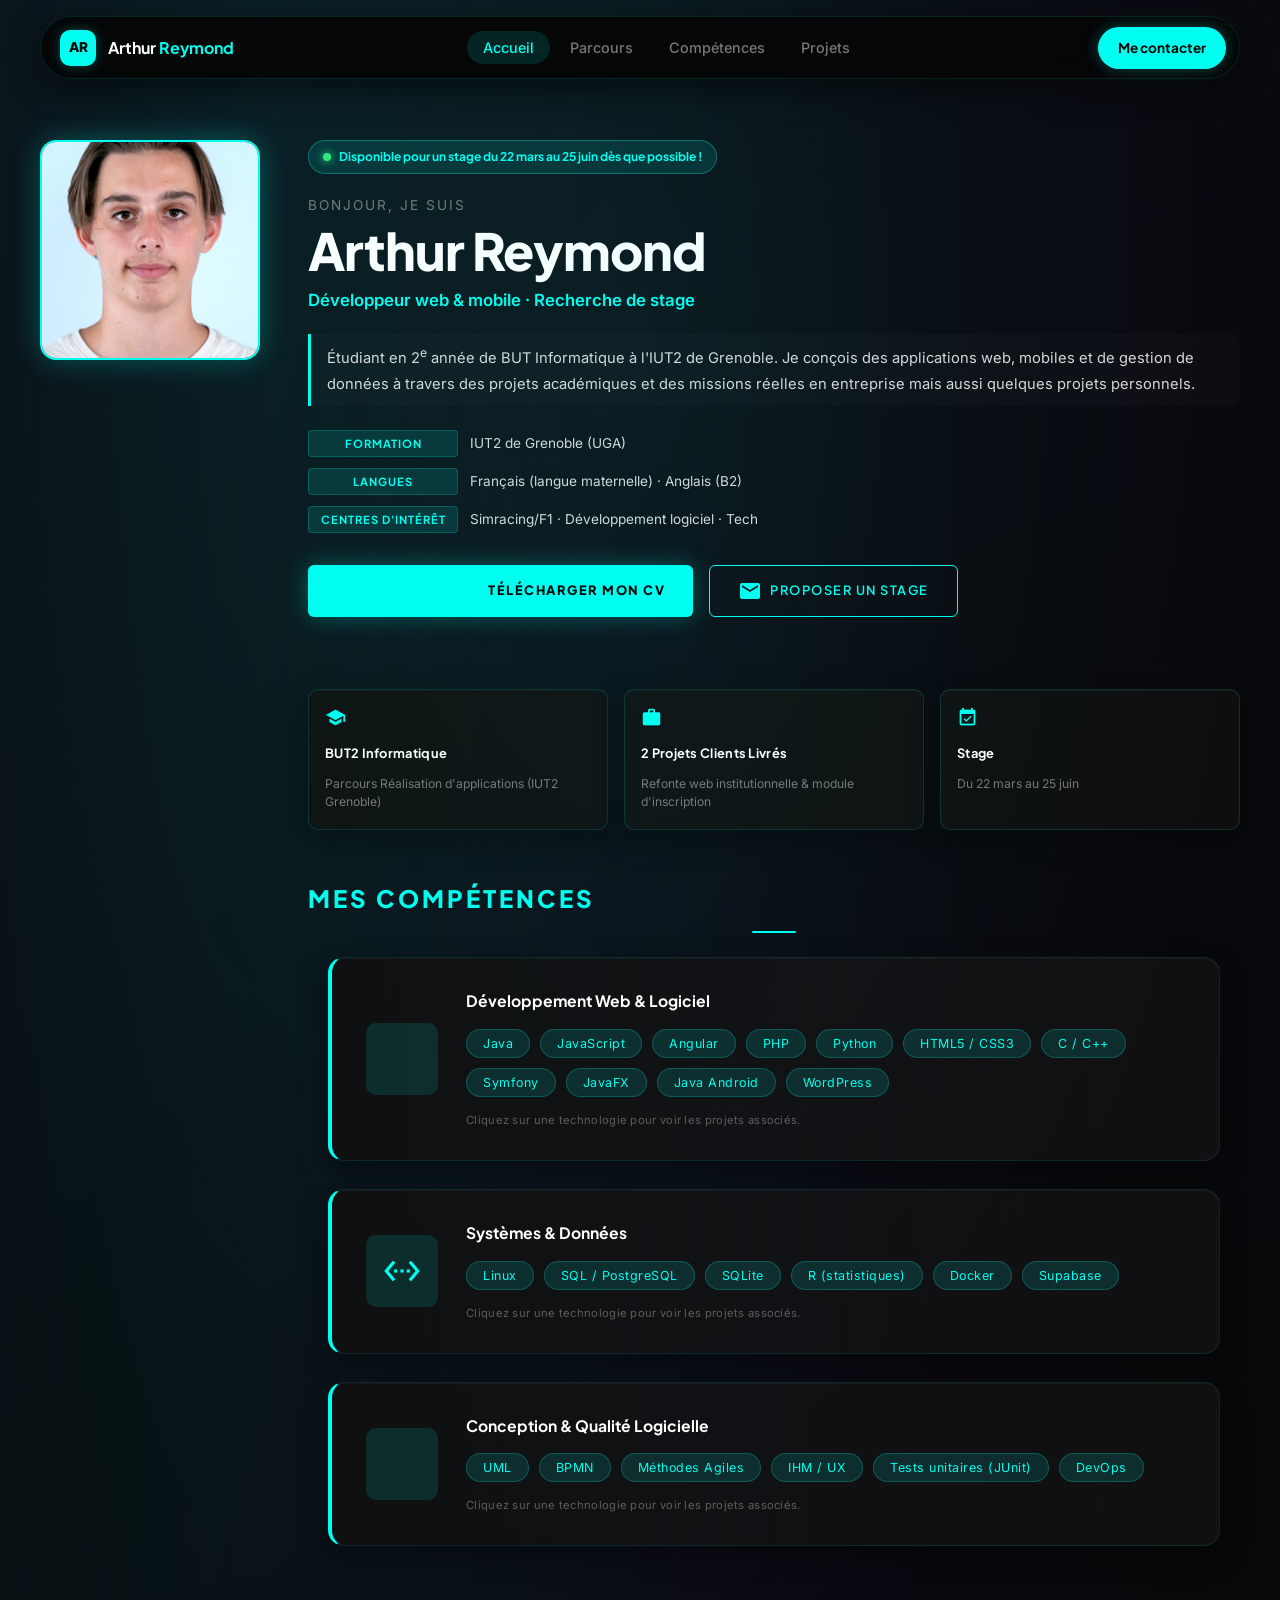
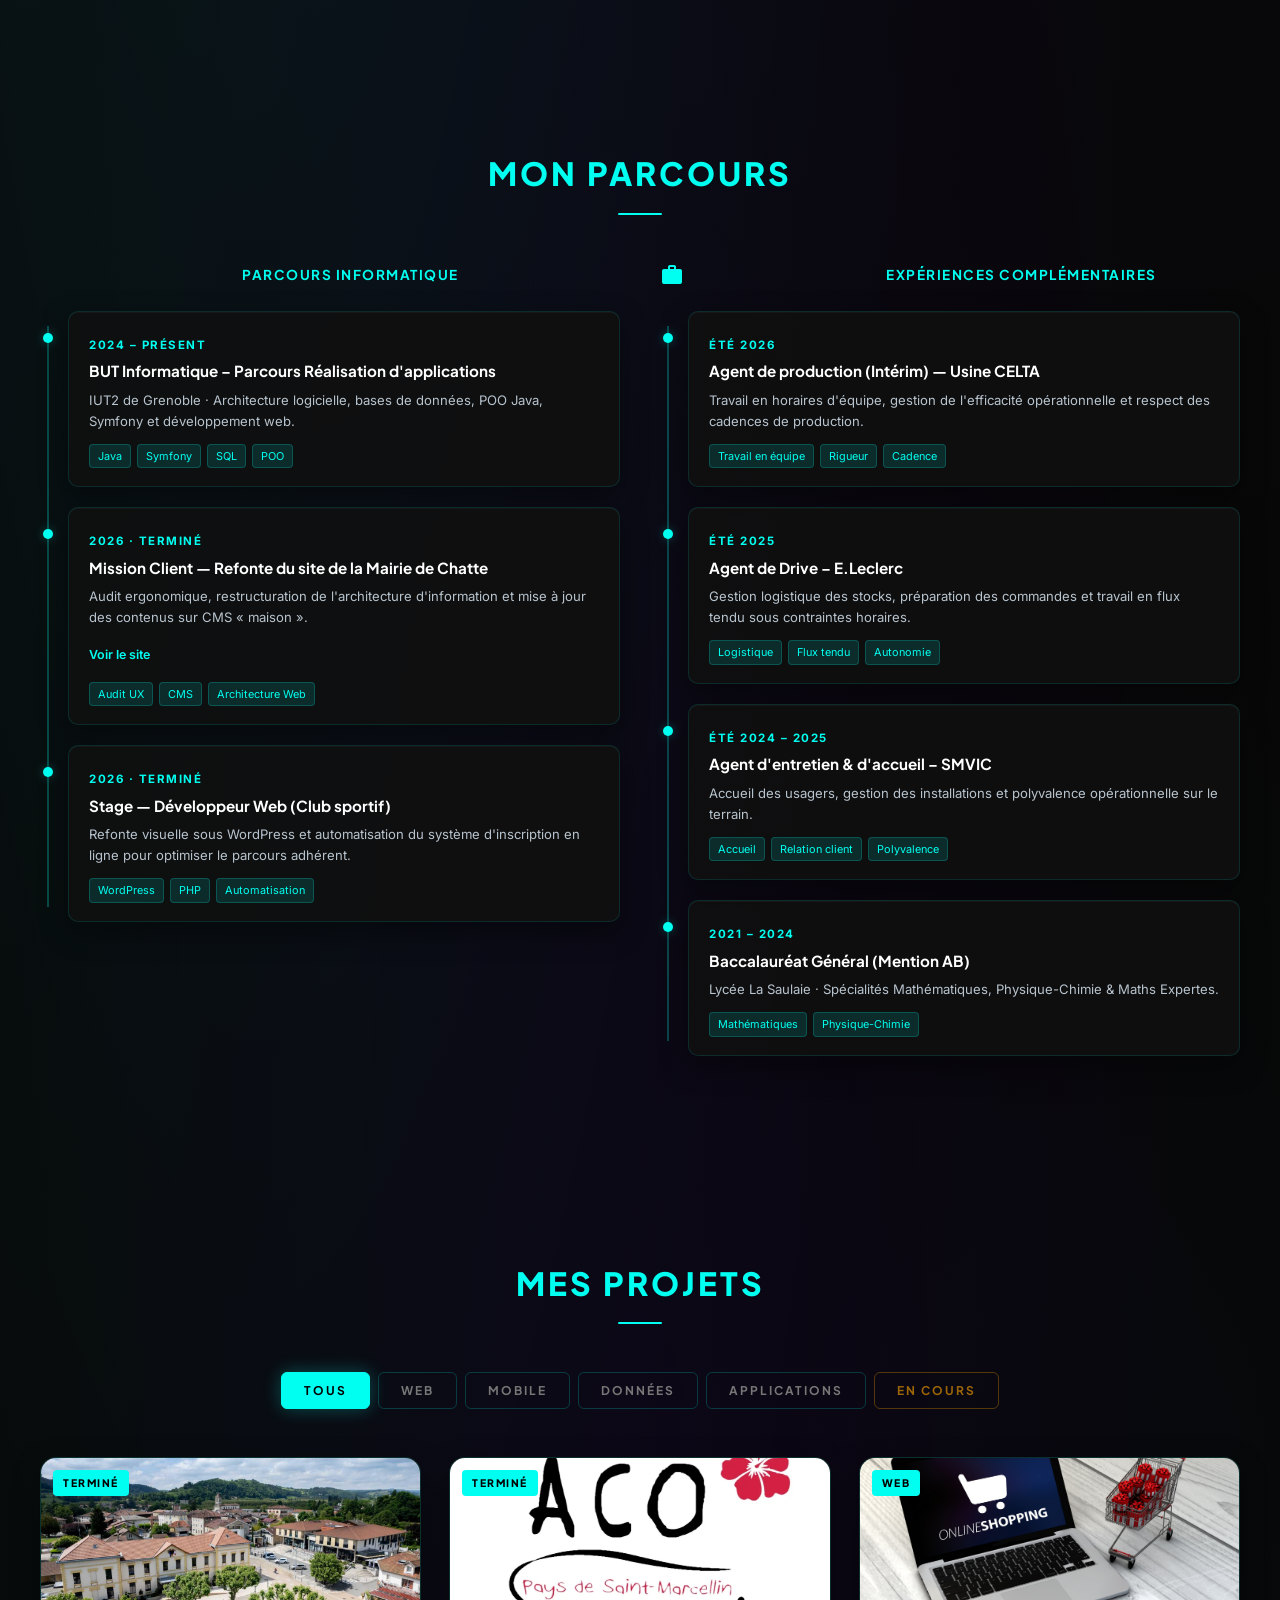
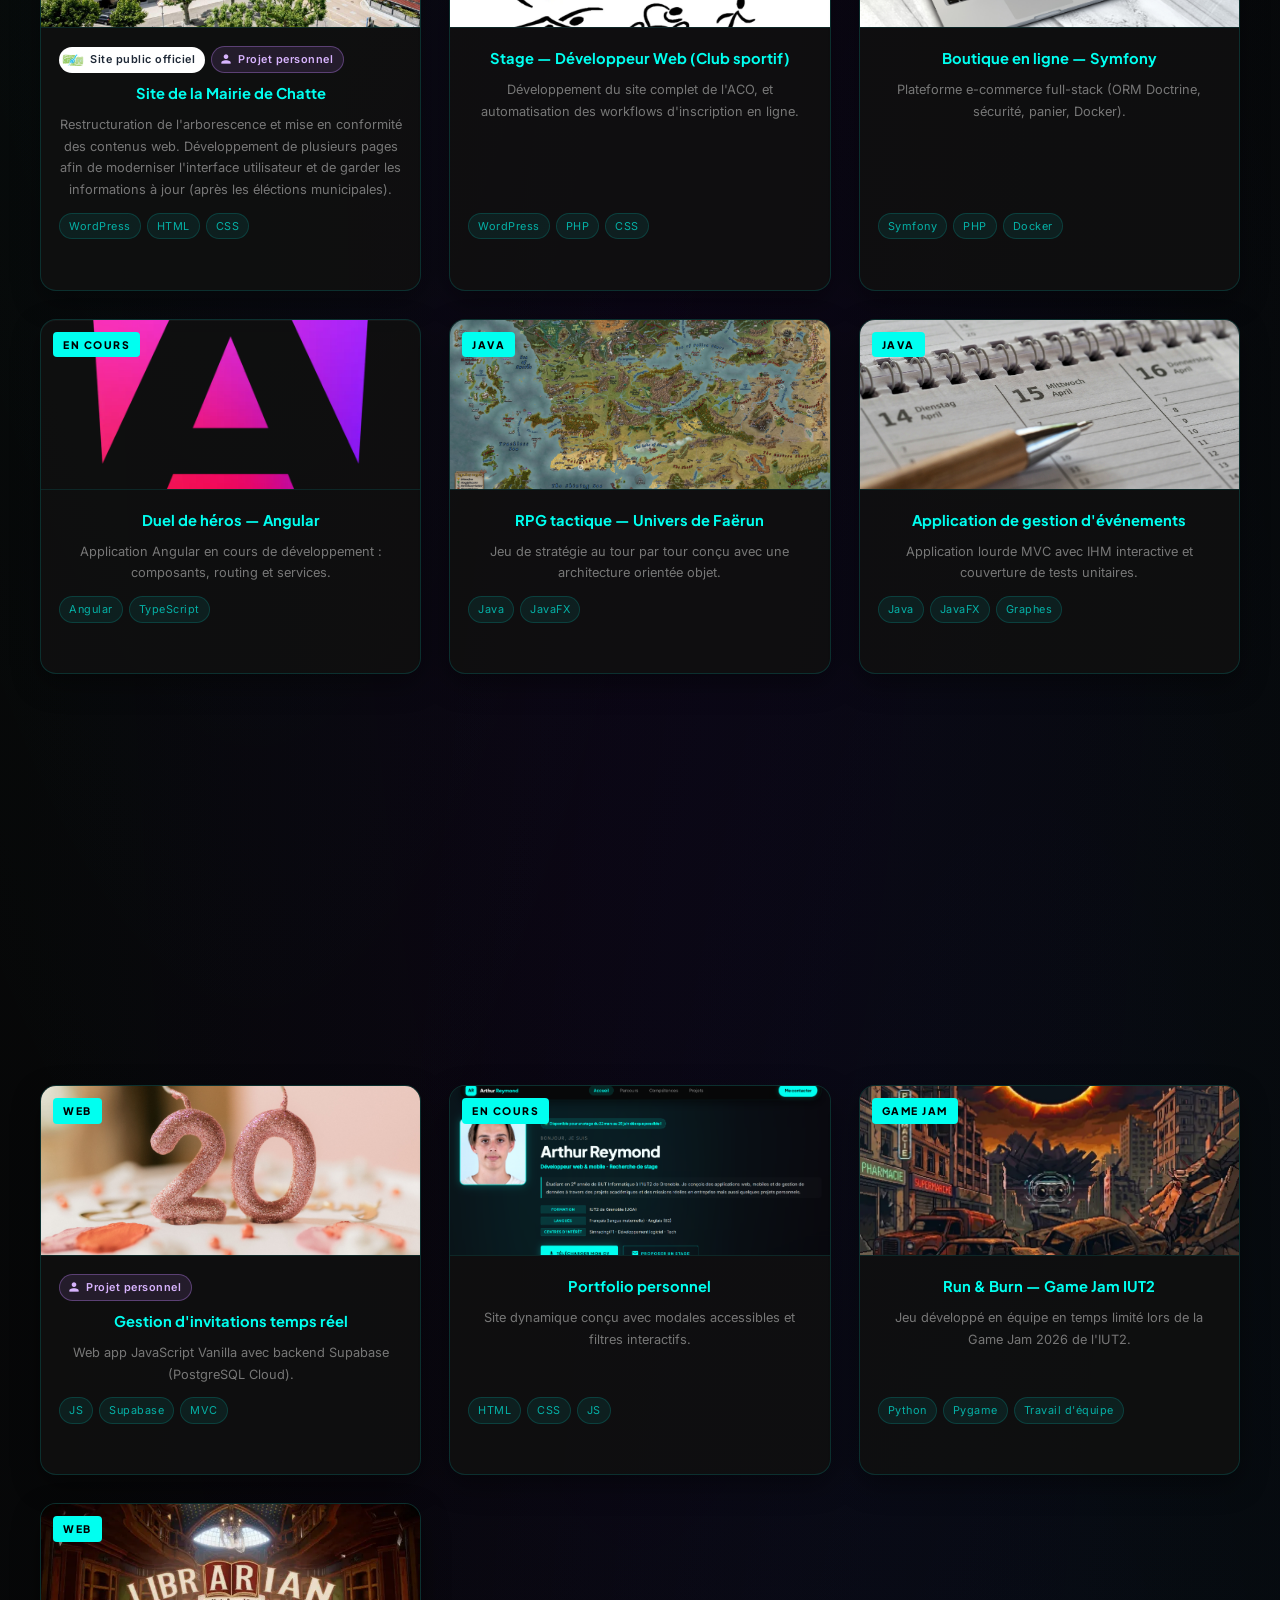
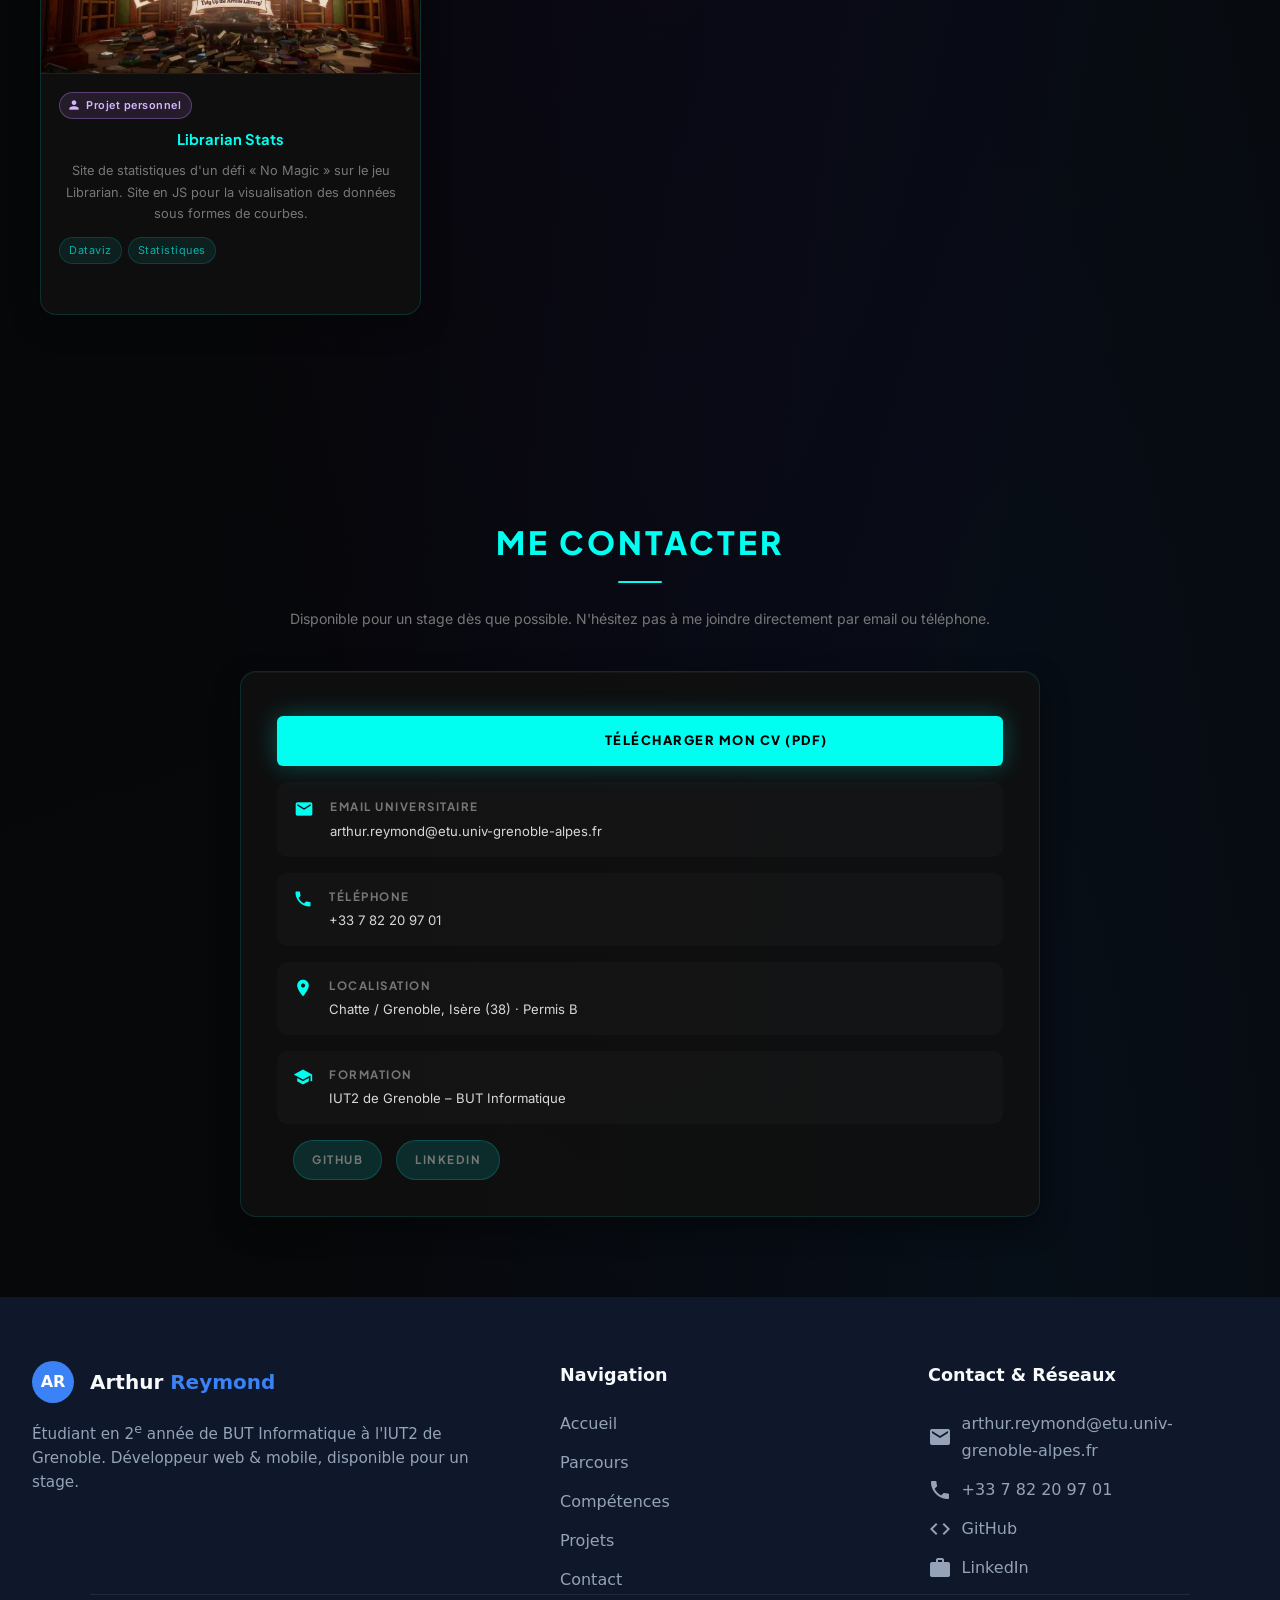
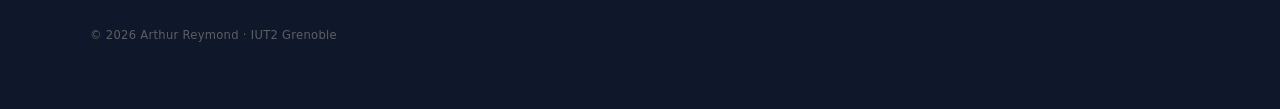
<file: index.html>
<!DOCTYPE html>
<html lang="fr">
<head>
    <meta charset="UTF-8">
    <meta name="viewport" content="width=device-width, initial-scale=1.0">
    <meta name="description" content="Portfolio d'Arthur Reymond – Étudiant en BUT Informatique à Grenoble, développeur web et mobile en recherche de stage dès que possible.">
    <link rel="icon" type="image/png" href="assets/icons/flaviconAR.png">
    <title>Arthur Reymond – Développeur Web & Mobile · Recherche de stage</title>
    <link rel="stylesheet" href="css/styles.css">
    <link href="https://fonts.googleapis.com/icon?family=Material+Icons" rel="stylesheet">
    <link rel="preconnect" href="https://fonts.googleapis.com">
    <link rel="preconnect" href="https://fonts.gstatic.com" crossorigin>
    <link href="https://fonts.googleapis.com/css2?family=Plus+Jakarta+Sans:wght@500;600;700;800&family=Inter:wght@400;500&display=swap" rel="stylesheet">
</head>
<body>

    <header class="header-floating">
        <nav class="navbar-floating">
            <a href="#accueil" class="nav-brand">
                <div class="nav-avatar">AR</div>
                <span class="nav-name">Arthur <span>Reymond</span></span>
            </a>

            <ul class="nav-links">
                <li><a href="#accueil" class="active">Accueil</a></li>
                <li><a href="#parcours">Parcours</a></li>
                <li><a href="#competences">Compétences</a></li>
                <li><a href="#projets">Projets</a></li>
            </ul>

            <a href="#contact" class="nav-btn-contact">Me contacter</a>
        </nav>
    </header>

    <!-- ===================================================== -->
    <!-- BLOC UNIQUE : ACCUEIL & COMPÉTENCES                   -->
    <!-- ===================================================== -->
    <header id="accueil">
        <div class="hero-merged">
            <img src="assets/image/portrait.jpeg" alt="Photo de profil d'Arthur Reymond" class="hero-photo">

            <div class="hero-content">
                <!-- 1. PRÉSENTATION-->
                <span class="status-badge">
                    <span class="status-dot" aria-hidden="true"></span>
                    Disponible pour un stage du 22 mars au 25 juin dès que possible !
                </span>

                <p class="hero-eyebrow">Bonjour, je suis</p>
                <h1 class="hero-name">Arthur Reymond</h1>
                <p class="hero-title">Développeur web &amp; mobile · Recherche de stage</p>

                <p class="hero-bio">
                    Étudiant en 2<sup>e</sup> année de BUT Informatique à l'IUT2 de Grenoble. Je conçois des applications web, mobiles et de gestion de données à travers des projets académiques et des missions réelles en entreprise mais aussi quelques projets personnels.
                </p>

                <ul class="hero-meta">
                    <li><span class="meta-label">Formation</span> IUT2 de Grenoble (UGA)</li>
                    <li><span class="meta-label">Langues</span> Français (langue maternelle) · Anglais (B2)</li>
                    <li><span class="meta-label">Centres d'intérêt</span> Simracing/F1 · Développement logiciel · Tech</li>
                </ul>

                <div class="hero-actions">
                    <a href="assets/docs/CV_Arthur_Reymond.pdf" download="CV_Arthur_Reymond.pdf" class="btn-primary" aria-label="Télécharger le CV d'Arthur Reymond">
                        <i class="material-icons" aria-hidden="true">download</i>
                        Télécharger mon CV
                    </a>
                    <a href="#contact" class="btn-secondary">
                        <i class="material-icons" aria-hidden="true">mail</i>
                        Proposer un stage
                    </a>
                </div>

                <div class="alternance-strip" aria-label="Points clés pour le stage">
                    <div class="alternance-point">
                        <i class="material-icons" aria-hidden="true">school</i>
                        <h4>BUT2 Informatique</h4>
                        <p>Parcours Réalisation d'applications (IUT2 Grenoble)</p>
                    </div>
                    <div class="alternance-point">
                        <i class="material-icons" aria-hidden="true">work</i>
                        <h4>2 Projets Clients Livrés</h4>
                        <p>Refonte web institutionnelle &amp; module d'inscription</p>
                    </div>
                    <div class="alternance-point">
                        <i class="material-icons" aria-hidden="true">event_available</i>
                        <h4>Stage</h4>
                        <p>Du 22 mars au 25 juin</p>
                    </div>
                </div>

                <!-- 2. COMPÉTENCES (Fusionnées dans le même bloc) -->
                <div class="hero-skills" id="competences" style="margin-top: 3rem;" aria-labelledby="title-competences">
                    <h2 class="section-title" id="title-competences" style="font-size: 1.5rem; text-align: left; margin-bottom: 1.5rem;">Mes Compétences</h2>
                    
                    <div class="skills-grid-large">
                        <div class="skill-main-card reveal">
                            <div class="skill-icon-box" aria-hidden="true"><i class="material-icons">terminal</i></div>
                            <div class="skill-info">
                                <h3>Développement Web &amp; Logiciel</h3>
                                <div class="skill-list-complex">
                                    <button type="button" class="item" data-tech="java">Java</button>
                                    <button type="button" class="item" data-tech="javascript">JavaScript</button>
                                    <button type="button" class="item" data-tech="angular">Angular</button>
                                    <button type="button" class="item" data-tech="php">PHP</button>
                                    <button type="button" class="item" data-tech="python">Python</button>
                                    <button type="button" class="item" data-tech="html">HTML5 / CSS3</button>
                                    <button type="button" class="item" data-tech="c++">C / C++</button>
                                    <button type="button" class="item" data-tech="symfony">Symfony</button>
                                    <button type="button" class="item" data-tech="javafx">JavaFX</button>
                                    <button type="button" class="item" data-tech="android">Java Android</button>
                                    <button type="button" class="item" data-tech="wordpress">WordPress</button>
                                </div>
                                <p class="skill-hint">Cliquez sur une technologie pour voir les projets associés.</p>
                            </div>
                        </div>

                        <div class="skill-main-card reveal" data-delay="120">
                            <div class="skill-icon-box" aria-hidden="true"><i class="material-icons">settings_ethernet</i></div>
                            <div class="skill-info">
                                <h3>Systèmes &amp; Données</h3>
                                <div class="skill-list-complex">
                                    <button type="button" class="item" data-tech="linux">Linux</button>
                                    <button type="button" class="item" data-tech="sql">SQL / PostgreSQL</button>
                                    <button type="button" class="item" data-tech="sqlite">SQLite</button>
                                    <button type="button" class="item" data-tech="r">R (statistiques)</button>
                                    <button type="button" class="item" data-tech="docker">Docker</button>
                                    <button type="button" class="item" data-tech="supabase">Supabase</button>
                                </div>
                                <p class="skill-hint">Cliquez sur une technologie pour voir les projets associés.</p>
                            </div>
                        </div>

                        <div class="skill-main-card reveal" data-delay="240">
                            <div class="skill-icon-box" aria-hidden="true"><i class="material-icons">architecture</i></div>
                            <div class="skill-info">
                                <h3>Conception &amp; Qualité Logicielle</h3>
                                <div class="skill-list-complex">
                                    <button type="button" class="item" data-tech="uml">UML</button>
                                    <button type="button" class="item" data-tech="bpmn">BPMN</button>
                                    <button type="button" class="item" data-tech="agile">Méthodes Agiles</button>
                                    <button type="button" class="item" data-tech="mvc">IHM / UX</button>
                                    <button type="button" class="item" data-tech="test">Tests unitaires (JUnit)</button>
                                    <button type="button" class="item" data-tech="docker">DevOps</button>
                                </div>
                                <p class="skill-hint">Cliquez sur une technologie pour voir les projets associés.</p>
                            </div>
                        </div>
                    </div>
                </div>
            </div>
        </div>
    </header>

    <main>

        <!-- ===================================================== -->
        <!-- PARCOURS                                              -->
        <!-- ===================================================== -->
        <section id="parcours" aria-labelledby="title-parcours">
            <h2 class="section-title" id="title-parcours">Mon Parcours</h2>

            <div class="parcours-columns">

                <!-- Informatique -->
                <div class="parcours-group">
                    <h3 class="parcours-group-title">
                        <i class="material-icons" aria-hidden="true">terminal</i>
                        Parcours informatique
                    </h3>
                    <div class="timeline">

                        <article class="timeline-item">
                            <div class="timeline-card">
                                <span class="timeline-date">2024 – Présent</span>
                                <h4>BUT Informatique – Parcours Réalisation d'applications</h4>
                                <p>IUT2 de Grenoble · Architecture logicielle, bases de données, POO Java, Symfony et développement web.</p>
                                <div class="timeline-tags">
                                    <span>Java</span>
                                    <span>Symfony</span>
                                    <span>SQL</span>
                                    <span>POO</span>
                                </div>
                            </div>
                        </article>

                        <article class="timeline-item">
                            <div class="timeline-card">
                                <span class="timeline-date">2026 · Terminé</span>
                                <h4>Mission Client — Refonte du site de la Mairie de Chatte</h4>
                                <p>Audit ergonomique, restructuration de l'architecture d'information et mise à jour des contenus sur CMS « maison ».</p>
                                <a href="https://www.commune-chatte.fr" target="_blank" rel="noopener noreferrer" class="timeline-link">
                                    Voir le site <i class="material-icons" aria-hidden="true">north_east</i>
                                </a>
                                <div class="timeline-tags">
                                    <span>Audit UX</span>
                                    <span>CMS</span>
                                    <span>Architecture Web</span>
                                </div>
                            </div>
                        </article>

                        <article class="timeline-item">
                            <div class="timeline-card">
                                <span class="timeline-date">2026 · Terminé</span>
                                <h4>Stage — Développeur Web (Club sportif)</h4>
                                <p>Refonte visuelle sous WordPress et automatisation du système d'inscription en ligne pour optimiser le parcours adhérent.</p>
                                <div class="timeline-tags">
                                    <span>WordPress</span>
                                    <span>PHP</span>
                                    <span>Automatisation</span>
                                </div>
                            </div>
                        </article>

                    </div>
                </div>

                <!-- Expériences complémentaires -->
                <div class="parcours-group">
                    <h3 class="parcours-group-title">
                        <i class="material-icons" aria-hidden="true">work_outline</i>
                        Expériences complémentaires
                    </h3>
                    <div class="timeline">

                        <article class="timeline-item">
                            <div class="timeline-card">
                                <span class="timeline-date">Été 2026</span>
                                <h4>Agent de production (Intérim) — Usine CELTA</h4>
                                <p>Travail en horaires d'équipe, gestion de l'efficacité opérationnelle et respect des cadences de production.</p>
                                <div class="timeline-tags">
                                    <span>Travail en équipe</span>
                                    <span>Rigueur</span>
                                    <span>Cadence</span>
                                </div>
                            </div>
                        </article>

                        <article class="timeline-item">
                            <div class="timeline-card">
                                <span class="timeline-date">Été 2025</span>
                                <h4>Agent de Drive – E.Leclerc</h4>
                                <p>Gestion logistique des stocks, préparation des commandes et travail en flux tendu sous contraintes horaires.</p>
                                <div class="timeline-tags">
                                    <span>Logistique</span>
                                    <span>Flux tendu</span>
                                    <span>Autonomie</span>
                                </div>
                            </div>
                        </article>

                        <article class="timeline-item">
                            <div class="timeline-card">
                                <span class="timeline-date">Été 2024 – 2025</span>
                                <h4>Agent d'entretien &amp; d'accueil – SMVIC</h4>
                                <p>Accueil des usagers, gestion des installations et polyvalence opérationnelle sur le terrain.</p>
                                <div class="timeline-tags">
                                    <span>Accueil</span>
                                    <span>Relation client</span>
                                    <span>Polyvalence</span>
                                </div>
                            </div>
                        </article>

                        <article class="timeline-item">
                            <div class="timeline-card">
                                <span class="timeline-date">2021 – 2024</span>
                                <h4>Baccalauréat Général (Mention AB)</h4>
                                <p>Lycée La Saulaie · Spécialités Mathématiques, Physique-Chimie &amp; Maths Expertes.</p>
                                <div class="timeline-tags">
                                    <span>Mathématiques</span>
                                    <span>Physique-Chimie</span>
                                </div>
                            </div>
                        </article>

                    </div>
                </div>

            </div>
        </section>

        <!-- ===================================================== -->
        <!-- PROJETS                                                -->
        <!-- ===================================================== -->
        <section id="projets" aria-labelledby="title-projets">
            <h2 class="section-title" id="title-projets">Mes Projets</h2>

            <div class="semester-tabs" role="tablist" aria-label="Filtrer par domaine">
                <button class="tab-btn active" role="tab" aria-selected="true"  data-filter="all">Tous</button>
                <button class="tab-btn"         role="tab" aria-selected="false" data-filter="web">Web</button>
                <button class="tab-btn"         role="tab" aria-selected="false" data-filter="mobile">Mobile</button>
                <button class="tab-btn"         role="tab" aria-selected="false" data-filter="donnees">Données</button>
                <button class="tab-btn"         role="tab" aria-selected="false" data-filter="applications">Applications</button>
                <button class="tab-btn tab-btn--wip" role="tab" aria-selected="false" data-filter="wip">En cours</button>
            </div>

            <div class="projects-grid" id="projects-grid">

                <article class="project-card reveal" data-domain="web" data-modal="modal13" tabindex="0">
                    <div class="project-badge">Terminé</div>
                    <img src="assets/image/commune_chatte.jpeg" alt="Site Mairie de Chatte" onerror="this.src='assets/image/ordinateur.jpg'">
                    <div class="project-content">
                        <div class="project-flags">
                            <span class="official-mark"><img src="assets/image/logo_chatte.png" alt="Logo de la commune de Chatte">Site public officiel</span>
                            <span class="personal-tag"><i class="material-icons" aria-hidden="true">person</i>Projet personnel</span>
                        </div>
                        <h3>Site de la Mairie de Chatte</h3>
                        <p>Restructuration de l'arborescence et mise en conformité des contenus web. Développement de plusieurs pages afin de moderniser l'interface utilisateur et de garder les informations à jour (après les éléctions municipales).</p>
                        <div class="project-tags"><span>WordPress</span><span>HTML</span><span>CSS</span></div>
                        <span class="view-more">En savoir plus →</span>
                    </div>
                </article>

                <article class="project-card reveal" data-domain="web" data-modal="modal12" tabindex="0">
                    <div class="project-badge">Terminé</div>
                    <img src="assets/image/logo_aco.webp" alt="Stage WordPress" onerror="this.src='assets/image/ordinateur.jpg'">
                    <div class="project-content">
                        <h3>Stage — Développeur Web (Club sportif)</h3>
                        <p>Développement du site complet de l'ACO,  et automatisation des workflows d'inscription en ligne.</p>
                        <div class="project-tags"><span>WordPress</span><span>PHP</span><span>CSS</span></div>
                        <span class="view-more">En savoir plus →</span>
                    </div>
                </article>

                <article class="project-card reveal" data-domain="web" data-modal="modal9" tabindex="0">
                    <div class="project-badge">Web</div>
                    <img src="assets/image/boutique.jpg" alt="Boutique Symfony" onerror="this.src='assets/image/ordinateur.jpg'">
                    <div class="project-content">
                        <h3>Boutique en ligne — Symfony</h3>
                        <p>Plateforme e-commerce full-stack (ORM Doctrine, sécurité, panier, Docker).</p>
                        <div class="project-tags"><span>Symfony</span><span>PHP</span><span>Docker</span></div>
                        <span class="view-more">En savoir plus →</span>
                    </div>
                </article>

                <article class="project-card reveal" data-domain="web wip" data-modal="modal14" tabindex="0">
                    <div class="project-badge">En cours</div>
                    <img src="assets/image/angular.webp" alt="Duel de héros" onerror="this.src='assets/image/carte_faerun.webp'">
                    <div class="project-content">
                        <h3>Duel de héros — Angular</h3>
                        <p>Application Angular en cours de développement : composants, routing et services.</p>
                        <div class="project-tags"><span>Angular</span><span>TypeScript</span></div>
                        <span class="view-more">En savoir plus →</span>
                    </div>
                </article>

                <article class="project-card reveal" data-domain="applications" data-modal="modal5" tabindex="0">
                    <div class="project-badge">Java</div>
                    <img src="assets/image/carte_faerun.webp" alt="RPG tactique">
                    <div class="project-content">
                        <h3>RPG tactique — Univers de Faërun</h3>
                        <p>Jeu de stratégie au tour par tour conçu avec une architecture orientée objet.</p>
                        <div class="project-tags"><span>Java</span><span>JavaFX</span></div>
                        <span class="view-more">En savoir plus →</span>
                    </div>
                </article>

                <article class="project-card reveal" data-domain="applications" data-modal="modal6" tabindex="0">
                    <div class="project-badge">Java</div>
                    <img src="assets/image/calendrier.jpg" alt="Gestion d'événements">
                    <div class="project-content">
                        <h3>Application de gestion d'événements</h3>
                        <p>Application lourde MVC avec IHM interactive et couverture de tests unitaires.</p>
                        <div class="project-tags"><span>Java</span><span>JavaFX</span><span>Graphes</span></div>
                        <span class="view-more">En savoir plus →</span>
                    </div>
                </article>

                <article class="project-card reveal" data-domain="web donnees" data-modal="modal7" tabindex="0">
                    <div class="project-badge">Web</div>
                    <img src="assets/image/chronia.png" alt="Plateforme Chronia">
                    <div class="project-content">
                        <h3>Plateforme d'aide à domicile — Chronia</h3>
                        <p>Agenda partagé, chatbot PHP et messagerie déployés sur serveur VPS.</p>
                        <div class="project-tags"><span>PHP</span><span>JS</span><span>SQL</span></div>
                        <span class="view-more">En savoir plus →</span>
                    </div>
                </article>

                <article class="project-card reveal" data-domain="web" data-modal="modal8" tabindex="0">
                    <div class="project-badge">Web</div>
                    <img src="assets/image/crypto-tracker.png" alt="Suivi de cryptomonnaies" onerror="this.src='assets/image/ordinateur.jpg'">
                    <div class="project-content">
                        <h3>Suivi de cryptomonnaies temps réel</h3>
                        <p>App JavaScript MVC consommant l'API REST CoinGecko avec persistance des données.</p>
                        <div class="project-tags"><span>JS</span><span>API REST</span><span>MVC</span></div>
                        <span class="view-more">En savoir plus →</span>
                    </div>
                </article>

                <article class="project-card reveal" data-domain="mobile donnees" data-modal="modal10" tabindex="0">
                    <div class="project-badge">Mobile</div>
                    <img src="assets/image/ecole_loustics.jpg" alt="L'École des Loustics" onerror="this.src='assets/image/base_de_donnee.jpg'">
                    <div class="project-content">
                        <h3>Application Android — L'École des Loustics</h3>
                        <p>Refactoring global et normalisation d'une base de données locale sous Room DB.</p>
                        <div class="project-tags"><span>Java Android</span><span>Room DB</span></div>
                        <span class="view-more">En savoir plus →</span>
                    </div>
                </article>

                <article class="project-card reveal" data-domain="web" data-modal="modal11" tabindex="0">
                    <div class="project-badge">Web</div>
                    <img src="assets/image/anniv.jpg" alt="Gestion d'invitations Supabase" onerror="this.src='assets/image/fond_bleu.jpg'">
                    <div class="project-content">
                        <div class="project-flags"><span class="personal-tag"><i class="material-icons" aria-hidden="true">person</i>Projet personnel</span></div>
                        <h3>Gestion d'invitations temps réel</h3>
                        <p>Web app JavaScript Vanilla avec backend Supabase (PostgreSQL Cloud).</p>
                        <div class="project-tags"><span>JS</span><span>Supabase</span><span>MVC</span></div>
                        <span class="view-more">En savoir plus →</span>
                    </div>
                </article>

                <article class="project-card reveal" data-domain="web wip" data-modal="modal4" tabindex="0">
                    <div class="project-badge">En cours</div>
                    <img src="assets/image/portfolio.png" alt="Portfolio personnel">
                    <div class="project-content">
                        <h3>Portfolio personnel</h3>
                        <p>Site dynamique conçu avec modales accessibles et filtres interactifs.</p>
                        <div class="project-tags"><span>HTML</span><span>CSS</span><span>JS</span></div>
                        <span class="view-more">En savoir plus →</span>
                    </div>
                </article>

                <article class="project-card reveal" data-domain="applications" data-modal="modal15" tabindex="0">
                    <div class="project-badge">Game Jam</div>
                    <img src="assets/image/run-and-burn.webp" alt="Run &amp; Burn" onerror="this.src='assets/image/carte_faerun.webp'">
                    <div class="project-content">
                        <h3>Run &amp; Burn — Game Jam IUT2</h3>
                        <p>Jeu développé en équipe en temps limité lors de la Game Jam 2026 de l'IUT2.</p>
                        <div class="project-tags"><span>Python</span><span>Pygame</span><span>Travail d'équipe</span></div>
                        <span class="view-more">En savoir plus →</span>
                    </div>
                </article>

                <article class="project-card reveal" data-domain="web donnees" data-modal="modal16" tabindex="0">
                    <div class="project-badge">Web</div>
                    <img src="assets/image/librarian.webp" alt="Librarian Stats" onerror="this.src='assets/image/base_de_donnee.jpg'">
                    <div class="project-content">
                        <div class="project-flags"><span class="personal-tag"><i class="material-icons" aria-hidden="true">person</i>Projet personnel</span></div>
                        <h3>Librarian Stats</h3>
                        <p>Site de statistiques d'un défi « No Magic » sur le jeu Librarian. Site en JS pour la visualisation des données sous formes de courbes.</p>
                        <div class="project-tags"><span>Dataviz</span><span>Statistiques</span></div>
                        <span class="view-more">En savoir plus →</span>
                    </div>
                </article>

            </div>
        </section>

        <!-- ===================================================== -->
        <!-- MODALES PROJETS                                        -->
        <!-- ===================================================== -->

        <div id="modal1" class="modal" role="dialog" aria-modal="true" aria-labelledby="modal1-title">
            <div class="modal-content">
                <button class="close" data-close aria-label="Fermer">&times;</button>
                <img src="assets/image/journal.jpg" alt="">
                <div class="modal-meta"><span class="modal-badge-sm">Applications</span><span class="modal-tag">Java</span></div>
                <h3 id="modal1-title">Optimisation d'algorithmes de tri</h3>
                <p>Développement en Java d'algorithmes d'analyse et de classement textuel. Analyse de la complexité temporelle et spatiale pour optimiser l'exécution sur de gros volumes de données.</p>
            </div>
        </div>

        <div id="modal2" class="modal" role="dialog" aria-modal="true" aria-labelledby="modal2-title">
            <div class="modal-content">
                <button class="close" data-close aria-label="Fermer">&times;</button>
                <img src="assets/image/ordinateur.jpg" alt="">
                <div class="modal-meta"><span class="modal-badge-sm">Web</span><span class="modal-tag">HTML</span><span class="modal-tag">CSS</span></div>
                <h3 id="modal2-title">Site vitrine — Econocom</h3>
                <p>Création d'une interface web responsive orientée recrutement. Respect strict de la charte graphique et travail soutenu sur l'ergonomie et l'accessibilité.</p>
            </div>
        </div>

        <div id="modal3" class="modal" role="dialog" aria-modal="true" aria-labelledby="modal3-title">
            <div class="modal-content">
                <button class="close" data-close aria-label="Fermer">&times;</button>
                <img src="assets/image/base_de_donnee.jpg" alt="">
                <div class="modal-meta"><span class="modal-badge-sm">Données</span><span class="modal-tag">R</span><span class="modal-tag">SQL</span></div>
                <h3 id="modal3-title">Analyse de données routières — Région PACA</h3>
                <p>Nettoyage complet, requêtes SQL complexes et statistiques descriptives avec R sur un dataset d'accidents routiers réels pour en extraire des recommandations d'aménagement.</p>
            </div>
        </div>

        <div id="modal4" class="modal" role="dialog" aria-modal="true" aria-labelledby="modal4-title">
            <div class="modal-content">
                <button class="close" data-close aria-label="Fermer">&times;</button>
                <img src="assets/image/portfolio.png" alt="">
                <div class="modal-meta"><span class="modal-badge-sm">Web</span><span class="modal-tag">HTML</span><span class="modal-tag">CSS</span><span class="modal-tag">JS</span></div>
                <h3 id="modal4-title">Portfolio personnel</h3>
                <p>Conception et intégration de ce portfolio interactif sans framework JS lourd : filtres dynamiques, modales accessibles et design adapté à la recherche de stage.</p>
                <div class="modal-link-wrapper">
                    <a href="#accueil" class="project-link">
                        <i class="material-icons">launch</i>Voir le site
                    </a>
                </div>
            </div>
        </div>

        <div id="modal5" class="modal" role="dialog" aria-modal="true" aria-labelledby="modal5-title">
            <div class="modal-content">
                <button class="close" data-close aria-label="Fermer">&times;</button>
                <img src="assets/image/carte_faerun.webp" alt="">
                <div class="modal-meta"><span class="modal-badge-sm">Applications</span><span class="modal-tag">Java</span><span class="modal-tag">JavaFX</span></div>
                <h3 id="modal5-title">RPG tactique — Univers de Faërun</h3>
                <p>Implémentation d'un jeu de rôle tactique en Java/JavaFX. Architecture orientée objet solide (gestion des tours, statistiques des unités, grille de combat et règles d'affrontement).</p>
            </div>
        </div>

        <div id="modal6" class="modal" role="dialog" aria-modal="true" aria-labelledby="modal6-title">
            <div class="modal-content">
                <button class="close" data-close aria-label="Fermer">&times;</button>
                <img src="assets/image/calendrier.jpg" alt="">
                <div class="modal-meta"><span class="modal-badge-sm">Applications</span><span class="modal-tag">Java</span><span class="modal-tag">JavaFX</span></div>
                <h3 id="modal6-title">Application de gestion d'événements</h3>
                <p>Développement d'une application de bureau selon le pattern MVC. Gestion de plannings complexes, modélisation par graphes et validation de la logique métier par des tests unitaires JUnit.</p>
            </div>
        </div>

        <div id="modal7" class="modal" role="dialog" aria-modal="true" aria-labelledby="modal7-title">
            <div class="modal-content">
                <button class="close" data-close aria-label="Fermer">&times;</button>
                <img src="assets/image/chronia.png" alt="">
                <div class="modal-meta"><span class="modal-badge-sm">Web</span><span class="modal-tag">PHP</span><span class="modal-tag">JS</span><span class="modal-tag">SQL</span></div>
                <h3 id="modal7-title">Plateforme Full-Stack — Chronia</h3>
                <p>Plateforme web dédiée au maintien à domicile : agenda collaboratif synchronisé, chatbot en PHP et messagerie interne. Déploiement et configuration réalisés sur un VPS Linux OVH.</p>
                <div class="modal-link-wrapper">
                    <a href="http://vps-e885b886.vps.ovh.net/chronia/" target="_blank" rel="noopener noreferrer" class="project-link">
                        <i class="material-icons">launch</i>Tester la démo VPS
                    </a>
                </div>
            </div>
        </div>

        <div id="modal8" class="modal" role="dialog" aria-modal="true" aria-labelledby="modal8-title">
            <div class="modal-content">
                <button class="close" data-close aria-label="Fermer">&times;</button>
                <img src="assets/image/crypto-tracker.png" alt="" onerror="this.src='assets/image/ordinateur.jpg'">
                <div class="modal-meta"><span class="modal-badge-sm">Web</span><span class="modal-tag">JavaScript</span><span class="modal-tag">API REST</span></div>
                <h3 id="modal8-title">Suivi de cryptomonnaies en temps réel</h3>
                <p>Dashboard de consultation financière consommant l'API CoinGecko via des requêtes asynchrones Fetch. Persistance du portefeuille de favoris via le LocalStorage et architecture MVC modulable.</p>
                <div class="modal-link-wrapper">
                    <a href="https://areywaterlou.github.io/r4a10-tp-api-2026-reymonar-seranoa/" target="_blank" rel="noopener noreferrer" class="project-link">
                        <i class="material-icons">launch</i>Voir la démo en ligne
                    </a>
                </div>
            </div>
        </div>

        <div id="modal9" class="modal" role="dialog" aria-modal="true" aria-labelledby="modal9-title">
            <div class="modal-content">
                <button class="close" data-close aria-label="Fermer">&times;</button>
                <img src="assets/image/boutique.jpg" alt="" onerror="this.src='assets/image/ordinateur.jpg'">
                <div class="modal-meta"><span class="modal-badge-sm">Web</span><span class="modal-tag">Symfony</span><span class="modal-tag">PHP</span><span class="modal-tag">Docker</span></div>
                <h3 id="modal9-title">Plateforme E-commerce — Symfony 7</h3>
                <p>Application e-commerce complète développée sous le framework Symfony et conteneurisée avec Docker.</p>
                <ul class="modal-extras">
                    <li><i class="material-icons" aria-hidden="true">check_circle</i>Mapping Objet-Relationnel (ORM Doctrine) et persistance des produits</li>
                    <li><i class="material-icons" aria-hidden="true">check_circle</i>Gestion de panier en session et processus de commande</li>
                    <li><i class="material-icons" aria-hidden="true">check_circle</i>Système complet d'authentification, de contrôle d'accès et de sécurité</li>
                    <li><i class="material-icons" aria-hidden="true">check_circle</i>Interface d'administration (CRUD) et validation poussée des formulaires</li>
                </ul>
            </div>
        </div>

        <div id="modal10" class="modal" role="dialog" aria-modal="true" aria-labelledby="modal10-title">
            <div class="modal-content">
                <button class="close" data-close aria-label="Fermer">&times;</button>
                <img src="assets/image/ecole_loustics.jpg" alt="" onerror="this.src='assets/image/base_de_donnee.jpg'">
                <div class="modal-meta"><span class="modal-badge-sm">Mobile</span><span class="modal-tag">Java Android</span><span class="modal-tag">Room DB</span></div>
                <h3 id="modal10-title">Application éducative Android — L'École des Loustics</h3>
                <p>Refactoring complet du code d'une application mobile primaire. Normalisation de la base de données relationnelle via l'ORM Room DB et amélioration de la réactivité utilisateur.</p>
            </div>
        </div>

        <div id="modal11" class="modal" role="dialog" aria-modal="true" aria-labelledby="modal11-title">
            <div class="modal-content">
                <button class="close" data-close aria-label="Fermer">&times;</button>
                <img src="assets/image/anniv.jpg" alt="" onerror="this.src='assets/image/fond_bleu.jpg'">
                <div class="modal-meta"><span class="modal-badge-sm">Web</span><span class="modal-tag">JavaScript</span><span class="modal-tag">Supabase</span><span class="personal-tag"><i class="material-icons" aria-hidden="true">person</i>Projet personnel</span></div>
                <h3 id="modal11-title">Web App temps réel — Supabase &amp; JS</h3>
                <p>Application web de gestion d'événements sans framework avec mise à jour du DOM en temps réel via les web-sockets du Backend-as-a-Service Supabase et sécurisation des accès RLS (Row Level Security).</p>
                <div class="modal-link-wrapper">
                    <a href="https://areywaterlou.github.io/anniv-app/" target="_blank" rel="noopener noreferrer" class="project-link">
                        <i class="material-icons">launch</i>Voir l'application
                    </a>
                </div>
            </div>
        </div>

        <div id="modal12" class="modal" role="dialog" aria-modal="true" aria-labelledby="modal12-title">
            <div class="modal-content">
                <button class="close" data-close aria-label="Fermer">&times;</button>
                <img src="assets/image/logo_aco.webp" alt="" onerror="this.src='assets/image/ordinateur.jpg'">
                <div class="modal-meta"><span class="modal-badge-sm">Terminé</span><span class="modal-tag">WordPress</span><span class="modal-tag">PHP</span></div>
                <h3 id="modal12-title">Stage — Développement Web (Club sportif)</h3>
                <p>Conception et refonte d'un site à fort trafic local. Mise en place d'un module d'inscription automatisé réduisant les saisies manuelles et amélioration globale des performances SEO.</p>
            </div>
        </div>

        <div id="modal13" class="modal" role="dialog" aria-modal="true" aria-labelledby="modal13-title">
            <div class="modal-content">
                <button class="close" data-close aria-label="Fermer">&times;</button>
                <img src="assets/image/commune_chatte.jpeg" alt="" onerror="this.src='assets/image/ordinateur.jpg'">
                <div class="modal-meta"><span class="modal-badge-sm">Terminé</span><span class="modal-tag">WordPress</span><span class="modal-tag">UX</span><span class="personal-tag"><i class="material-icons" aria-hidden="true">person</i>Projet personnel</span></div>
                <h3 id="modal13-title">Mission Client — Mairie de Chatte</h3>
                <p>Prestation d'optimisation et de restructuration réalisée pour le site institutionnel de la commune. Audit d'arborescence, amélioration de la lisibilité des actualités et mise en conformité des contenus.</p>
                <div class="official-note">
                    <img src="assets/image/logo_chatte.png" alt="Logo de la commune de Chatte">
                    <p>Site public officiel de la commune de Chatte. Travail réalisé de ma propre initiative, en dehors du cadre de l'IUT.</p>
                </div>
                <div class="modal-link-wrapper">
                    <a href="https://www.commune-chatte.fr" target="_blank" rel="noopener noreferrer" class="project-link">
                        <i class="material-icons">launch</i>Voir le site officiel
                    </a>
                </div>
            </div>
        </div>

        <div id="modal14" class="modal" role="dialog" aria-modal="true" aria-labelledby="modal14-title">
            <div class="modal-content">
                <button class="close" data-close aria-label="Fermer">&times;</button>
                <img src="assets/image/angular.webp" alt="" onerror="this.src='assets/image/angular.webp'">
                <div class="modal-meta"><span class="modal-badge-sm">En cours</span><span class="modal-tag">Angular</span><span class="modal-tag">TypeScript</span></div>
                <h3 id="modal14-title">Duel de héros — Angular</h3>
                <p>Projet réalisé au fil de mon apprentissage d'Angular : découpage en composants, navigation par routing et partage de données via des services. Le projet est toujours en cours de développement.</p>
                <div class="modal-link-wrapper">
                    <a href="https://github.com/Areywaterlou/Projet-duel-de-heros" target="_blank" rel="noopener noreferrer" class="project-link">
                        <i class="material-icons">launch</i>Voir le code sur GitHub
                    </a>
                </div>
                <div class="modal-link-wrapper">
                    <a href="https://areywaterlou.github.io/Projet-duel-de-heros/" target="_blank" rel="noopener noreferrer" class="project-link">
                        <i class="material-icons">launch</i>Voir le site
                    </a>
                </div>
            </div>
        </div>

        <div id="modal15" class="modal" role="dialog" aria-modal="true" aria-labelledby="modal15-title">
            <div class="modal-content">
                <button class="close" data-close aria-label="Fermer">&times;</button>
                <img src="assets/image/run-and-burn.webp" alt="" onerror="this.src='assets/image/carte_faerun.webp'">
                <div class="modal-meta"><span class="modal-badge-sm">Game Jam</span><span class="modal-tag">Python</span><span class="modal-tag">Pygame</span></div>
                <h3 id="modal15-title">Run &amp; Burn — Game Jam IUT2 2026</h3>
                <p>Jeu vidéo en Python/Pygame conçu en équipe pendant la Game Jam 2026 de l'IUT2 de Grenoble : organisation du travail sur un temps imparti, gestion de versions sur GitLab et intégration des assets (graphismes, sons, cartes, dialogues).</p>
                <div class="modal-link-wrapper">
                    <a href="https://gricad-gitlab.univ-grenoble-alpes.fr/gamejam2026_gr3/rbdeveloppement" target="_blank" rel="noopener noreferrer" class="project-link">
                        <i class="material-icons">launch</i>Voir le dépôt GitLab
                    </a>
                </div>
            </div>
        </div>

        <div id="modal16" class="modal" role="dialog" aria-modal="true" aria-labelledby="modal16-title">
            <div class="modal-content">
                <button class="close" data-close aria-label="Fermer">&times;</button>
                <img src="assets/image/librarian.webp" alt="" onerror="this.src='assets/image/base_de_donnee.jpg'">
                <div class="modal-meta"><span class="modal-badge-sm">Web</span><span class="modal-tag">Dataviz</span><span class="modal-tag">Statistiques</span><span class="personal-tag"><i class="material-icons" aria-hidden="true">person</i>Projet personnel</span></div>
                <h3 id="modal16-title">Librarian Stats</h3>
                <p>Site de statistiques dédié à un défi « No Magic » sur le jeu Librarian: Tidy Up the Arcane Library. Il présente 3 072 livres rangés en 2h04 en speedrun, la progression cumulée sur 21 sprints, la cadence de chaque sprint (pic à 38,92 livres/min) et l'export des graphiques en PNG.</p>
                <small class="image-credit">Crédit image : instant-gaming.com</small>
                <div class="modal-link-wrapper">
                    <a href="https://areywaterlou.github.io/librarian-stats/" target="_blank" rel="noopener noreferrer" class="project-link">
                        <i class="material-icons">launch</i>Voir le site
                    </a>
                </div>
            </div>
        </div>

        <!-- ===================================================== -->
        <!-- CONTACT                                                -->
        <!-- ===================================================== -->
        <section id="contact" aria-labelledby="title-contact">
            <h2 class="section-title" id="title-contact">Me contacter</h2>
            <p class="contact-intro">Disponible pour un stage dès que possible. N'hésitez pas à me joindre directement par email ou téléphone.</p>

            <div class="contact-container">
                <div class="contact-info">

                    <a href="assets/docs/CV_Arthur_Reymond.pdf" download="CV_Arthur_Reymond.pdf" class="btn-primary btn-cv" aria-label="Télécharger le CV d'Arthur Reymond">
                        <i class="material-icons" aria-hidden="true">download</i>
                        Télécharger mon CV (PDF)
                    </a>

                    <a href="mailto:arthur.reymond@etu.univ-grenoble-alpes.fr?subject=Opportunité%20stage%20-%20Arthur%20Reymond" class="contact-item contact-item--link" aria-label="Envoyer un email à Arthur Reymond">
                        <i class="material-icons" aria-hidden="true">email</i>
                        <div>
                            <h3>Email universitaire</h3>
                            <p>arthur.reymond@etu.univ-grenoble-alpes.fr</p>
                        </div>
                    </a>

                    <div class="contact-item">
                        <i class="material-icons" aria-hidden="true">phone</i>
                        <div>
                            <h3>Téléphone</h3>
                            <p><a href="tel:+33782209701">+33 7 82 20 97 01</a></p>
                        </div>
                    </div>

                    <div class="contact-item">
                        <i class="material-icons" aria-hidden="true">place</i>
                        <div>
                            <h3>Localisation</h3>
                            <p>Chatte / Grenoble, Isère (38) · Permis B</p>
                        </div>
                    </div>

                    <div class="contact-item">
                        <i class="material-icons" aria-hidden="true">school</i>
                        <div>
                            <h3>Formation</h3>
                            <p>IUT2 de Grenoble – BUT Informatique</p>
                        </div>
                    </div>

                    <div class="social-links" aria-label="Réseaux sociaux">
                        <a href="https://github.com/Areywaterlou" target="_blank" rel="noopener noreferrer" class="social-link" title="Profil GitHub">
                            <span>GitHub</span>
                        </a>
                        <a href="https://www.linkedin.com/in/arthur-reymond-00988b2a2/" target="_blank" rel="noopener noreferrer" class="social-link" title="Profil LinkedIn">
                            <span>LinkedIn</span>
                        </a>
                    </div>

                </div>
            </div>
        </section>

    </main>

    <!-- ===================================================== -->
    <!-- FOOTER                                                 -->
    <!-- ===================================================== -->
    <footer class="site-footer">
        <div class="footer-container">

            <!-- Colonne 1 : Identité & Bio -->
            <div class="footer-brand">
                <div class="footer-profile">
                    <span class="footer-avatar" aria-hidden="true">AR</span>
                    <p class="footer-name">Arthur <span>Reymond</span></p>
                </div>
                <p class="footer-bio">
                    Étudiant en 2<sup>e</sup> année de BUT Informatique à l'IUT2 de Grenoble. Développeur web &amp; mobile, disponible pour un stage.
                </p>
            </div>

            <!-- Colonne 2 : Navigation rapide -->
            <nav class="footer-nav" aria-label="Navigation de pied de page">
                <h3 class="footer-title">Navigation</h3>
                <ul class="footer-links">
                    <li><a href="#accueil">Accueil</a></li>
                    <li><a href="#parcours">Parcours</a></li>
                    <li><a href="#competences">Compétences</a></li>
                    <li><a href="#projets">Projets</a></li>
                    <li><a href="#contact">Contact</a></li>
                </ul>
            </nav>

            <!-- Colonne 3 : Contact & Réseaux -->
            <div class="footer-contact">
                <h3 class="footer-title">Contact &amp; Réseaux</h3>
                <ul class="footer-contact-list">
                    <li>
                        <a href="mailto:arthur.reymond@etu.univ-grenoble-alpes.fr">
                            <i class="material-icons" aria-hidden="true">email</i>
                            <span>arthur.reymond@etu.univ-grenoble-alpes.fr</span>
                        </a>
                    </li>
                    <li>
                        <a href="tel:+33782209701">
                            <i class="material-icons" aria-hidden="true">phone</i>
                            <span>+33 7 82 20 97 01</span>
                        </a>
                    </li>
                    <li>
                        <a href="https://github.com/Areywaterlou" target="_blank" rel="noopener noreferrer">
                            <i class="material-icons" aria-hidden="true">code</i>
                            <span>GitHub</span>
                        </a>
                    </li>
                    <li>
                        <a href="https://www.linkedin.com/in/arthur-reymond-00988b2a2/" target="_blank" rel="noopener noreferrer">
                            <i class="material-icons" aria-hidden="true">work</i>
                            <span>LinkedIn</span>
                        </a>
                    </li>
                </ul>
            </div>

        </div>

        <!-- Bas de page : Mentions & Retour haut -->
        <div class="footer-bottom">
            <p class="footer-copy">© <span id="footer-year">2026</span> Arthur Reymond · IUT2 Grenoble</p>
            <button type="button" id="backToTop" class="back-to-top" aria-label="Retour en haut de page">
                <i class="material-icons" aria-hidden="true">keyboard_arrow_up</i>
            </button>
        </div>
    </footer>

    <script>
        // ===================================================
        // FOOTER : année dynamique, retour en haut
        // ===================================================
        document.getElementById('footer-year').textContent = new Date().getFullYear();

        const backToTop = document.getElementById('backToTop');
        window.addEventListener('scroll', () => {
            backToTop.classList.toggle('is-visible', window.scrollY > 600);
        });
        backToTop.addEventListener('click', () => {
            document.getElementById('accueil').scrollIntoView({ behavior: 'smooth' });
        });
    </script>

    <script>
        // ===================================================
        // MODALES PROJETS
        // ===================================================
        function openModal(id) {
            const modal = document.getElementById(id);
            if (!modal) return;
            modal.style.display = 'flex';
            document.body.style.overflow = 'hidden';
            requestAnimationFrame(() => requestAnimationFrame(() => modal.classList.add('modal--open')));
            modal.querySelector('.close').focus();
        }

        function closeModal(id) {
            const modal = document.getElementById(id);
            if (!modal) return;
            modal.classList.remove('modal--open');
            modal.addEventListener('transitionend', () => {
                modal.style.display = 'none';
                document.body.style.overflow = 'auto';
            }, { once: true });
        }

        document.querySelectorAll('[data-modal]').forEach(card => {
            card.setAttribute('role', 'button');
            card.addEventListener('click', () => openModal(card.dataset.modal));
            card.addEventListener('keydown', e => {
                if (e.key === 'Enter' || e.key === ' ') {
                    e.preventDefault();
                    openModal(card.dataset.modal);
                }
            });
        });

        document.querySelectorAll('[data-close]').forEach(btn => {
            btn.addEventListener('click', () => closeModal(btn.closest('.modal').id));
        });

        window.addEventListener('click', e => {
            if (e.target.classList.contains('modal')) closeModal(e.target.id);
        });

        window.addEventListener('keydown', e => {
            if (e.key === 'Escape') {
                document.querySelectorAll('.modal').forEach(m => {
                    if (m.style.display === 'flex') closeModal(m.id);
                });
            }
        });

        // ===================================================
        // FILTRES PROJETS (instantané, sans dépendance à transitionend)
        // ===================================================
        const tabBtns = document.querySelectorAll('.tab-btn');
        const cards   = document.querySelectorAll('.project-card');

        function applyFilter(filter) {
            tabBtns.forEach(b => {
                const active = b.dataset.filter === filter;
                b.classList.toggle('active', active);
                b.setAttribute('aria-selected', String(active));
            });

            let visibleIndex = 0;
            cards.forEach(card => {
                const domains = (card.dataset.domain || '').split(' ');
                const match = filter === 'all' || domains.includes(filter);

                if (match) {
                    card.hidden = false;
                    card.style.setProperty('--stagger', `${visibleIndex * 45}ms`);
                    card.classList.remove('card-pop');
                    void card.offsetWidth; // force le reflow pour rejouer l'animation
                    card.classList.add('card-pop');
                    visibleIndex++;
                } else {
                    card.hidden = true;
                }
            });
        }

        tabBtns.forEach(btn => btn.addEventListener('click', () => applyFilter(btn.dataset.filter)));

        // ===================================================
        // CHIPS DE COMPÉTENCE -> FILTRE + SURBRILLANCE PROJETS
        // ===================================================
        document.querySelectorAll('.skill-list-complex .item').forEach(chip => {
            chip.addEventListener('click', () => {
                const tech = chip.dataset.tech.toLowerCase();
                applyFilter('all');

                const matches = [];
                cards.forEach(card => {
                    const tags = [...card.querySelectorAll('.project-tags span')].map(s => s.textContent.toLowerCase());
                    const isMatch = tags.some(t => t.includes(tech) || tech.includes(t));
                    card.classList.toggle('tech-highlight', isMatch);
                    if (isMatch) matches.push(card);
                });

                if (matches.length) {
                    document.getElementById('projets').scrollIntoView({ behavior: 'smooth', block: 'start' });
                    setTimeout(() => matches[0].scrollIntoView({ behavior: 'smooth', block: 'center' }), 350);
                }

                setTimeout(() => cards.forEach(c => c.classList.remove('tech-highlight')), 2600);
            });
        });

        // ===================================================
        // SCROLL REVEAL (apparition progressive au défilement)
        // ===================================================
        const revealObserver = new IntersectionObserver(entries => {
            entries.forEach(entry => {
                if (entry.isIntersecting) {
                    const el = entry.target;
                    const delay = parseInt(el.dataset.delay || 0);
                    setTimeout(() => el.classList.add('revealed'), delay);
                    revealObserver.unobserve(el);
                }
            });
        }, { threshold: 0.1 });

        document.querySelectorAll('.reveal').forEach((el, i) => {
            if (el.closest('.projects-grid')) el.dataset.delay = (i % 4) * 70;
            revealObserver.observe(el);
        });

        // ===================================================
        // NAVIGATION ACTIVE AU DÉFILEMENT (One-Page)
        // ===================================================
        const navSections = document.querySelectorAll('main > section, header#accueil');
        const navLinks = document.querySelectorAll('.nav-links a');

        const navObserver = new IntersectionObserver(entries => {
            entries.forEach(entry => {
                if (entry.isIntersecting) {
                    navLinks.forEach(link => link.classList.remove('active'));
                    const active = document.querySelector(`.nav-links a[href="#${entry.target.id}"]`);
                    if (active) active.classList.add('active');
                }
            });
        }, { rootMargin: '-45% 0px -50% 0px', threshold: 0 });

        navSections.forEach(s => navObserver.observe(s));
    </script>

</body>
</html>
</file>
<file: css/styles.css>
/* ==============================
   PORTFOLIO – ARTHUR REYMOND
   Thème néon sombre · Sobre & Moderne
   ============================== */

/* ======= VARIABLES ======= */
:root {
    --accent: #00fff0;
    --accent-dim: rgba(0, 255, 240, 0.12);
    --accent-glow: rgba(0, 255, 240, 0.28);
    --bg: #070707;
    --bg-card: rgba(16, 16, 16, 0.9);
    --bg-card-alt: rgba(26, 26, 26, 0.5);
    --text: #d8d8d8;
    --text-muted: #777;
    --nav-bg: rgba(6, 6, 6, 0.97);
    --radius: 16px;
    --radius-sm: 10px;
    --card-shadow: 0 1px 0 rgba(255, 255, 255, 0.03) inset, 0 10px 28px rgba(0, 0, 0, 0.38);
    --transition: 0.3s cubic-bezier(0.4, 0, 0.2, 1);
    --font-heading: 'Plus Jakarta Sans', sans-serif;
    --font-mono: 'Inter', sans-serif;
}

/* ======= RESET ======= */
*, *::before, *::after { margin: 0; padding: 0; box-sizing: border-box; }

/* ======= BASE ======= */
html { scroll-behavior: smooth; scroll-padding-top: 84px; }

section, header#accueil { scroll-margin-top: 84px; }

body {
    font-family: var(--font-mono);
    background: var(--bg);
    background-image:
        radial-gradient(ellipse at 20% 0%, rgba(0, 255, 240, 0.07) 0%, transparent 50%),
        radial-gradient(ellipse at 80% 100%, rgba(0, 120, 255, 0.06) 0%, transparent 50%),
        radial-gradient(ellipse at 50% 50%, rgba(20, 0, 40, 0.4) 0%, transparent 70%),
        linear-gradient(160deg, #0a0a12 0%, #070707 40%, #06080a 100%);
    color: var(--text);
    line-height: 1.7;
    overflow-x: hidden;
    min-height: 100vh;
}

img { max-width: 100%; display: block; }
a { color: inherit; text-decoration: none; }

/* ===================================================== */
/* NAVBAR FLOTTANTE                                      */
/* ===================================================== */
.header-floating {
    position: fixed;
    top: 1rem;
    left: 0;
    right: 0;
    z-index: 1000;
    display: flex;
    justify-content: center;
    padding: 0 1rem;
    pointer-events: none; /* Évite de bloquer le clic autour de la capsule */
}

.navbar-floating {
    pointer-events: auto;
    display: flex;
    align-items: center;
    justify-content: space-between;
    gap: 1.5rem;
    width: 100%;
    max-width: 1200px;
    padding: 0.6rem 0.8rem 0.6rem 1.2rem;
    
    background: rgba(6, 6, 6, 0.92);
    backdrop-filter: blur(12px);
    -webkit-backdrop-filter: blur(12px);
    border: 1px solid var(--accent-dim);
    border-radius: 9999px;
    box-shadow: 0 10px 30px rgba(0, 0, 0, 0.5);
}

/* Identité (Avatar + Nom) */
.nav-brand {
    display: flex;
    align-items: center;
    gap: 0.75rem;
}

.nav-avatar {
    width: 36px;
    height: 36px;
    border-radius: 10px;
    background: var(--accent);
    color: var(--bg);
    font-weight: 800;
    font-size: 0.85rem;
    display: flex;
    align-items: center;
    justify-content: center;
    box-shadow: 0 0 12px var(--accent-glow);
}

.nav-name {
    color: #ffffff;
    font-weight: 700;
    font-size: 1rem;
    font-family: var(--font-heading);
}

.nav-name span {
    color: var(--accent);
}

/* Liens de navigation */
.nav-links {
    display: flex;
    align-items: center;
    list-style: none;
    gap: 0.25rem;
}

.nav-links a {
    color: var(--text-muted);
    font-size: 0.9rem;
    font-weight: 500;
    padding: 0.5rem 1rem;
    border-radius: 9999px;
    transition: var(--transition);
}

.nav-links a:hover,
.nav-links a.active {
    color: var(--accent);
    background: var(--accent-dim);
}

/* Bouton d'action à droite */
.nav-btn-contact {
    background: var(--accent);
    color: var(--bg);
    font-family: var(--font-heading);
    font-weight: 700;
    font-size: 0.85rem;
    padding: 0.6rem 1.25rem;
    border-radius: 9999px;
    transition: var(--transition);
    white-space: nowrap;
    box-shadow: 0 0 15px var(--accent-glow);
}

.nav-btn-contact:hover {
    background: #ffffff;
    box-shadow: 0 0 25px var(--accent-glow);
    transform: translateY(-1px);
}

/* Responsive mobile */
@media (max-width: 768px) {
    .nav-links {
        display: none;
    }
}
/* ======= BOUTONS ======= */
.btn-primary {
    display: inline-flex;
    align-items: center;
    gap: 8px;
    background: var(--accent);
    color: #000;
    font-family: var(--font-heading);
    font-weight: 800;
    font-size: 0.8rem;
    letter-spacing: 1.5px;
    text-transform: uppercase;
    padding: 14px 28px;
    border-radius: 6px;
    border: none;
    cursor: pointer;
    transition: all var(--transition);
    box-shadow: 0 0 24px var(--accent-glow);
}

.btn-primary:hover {
    background: #fff;
    box-shadow: 0 0 48px rgba(0, 255, 240, 0.55);
    transform: translateY(-2px);
}

.btn-primary .material-icons,
.btn-primary i { font-size: 1.1rem; }

.btn-secondary {
    display: inline-flex;
    align-items: center;
    gap: 8px;
    background: transparent;
    color: var(--accent);
    font-family: var(--font-heading);
    font-weight: 600;
    font-size: 0.8rem;
    letter-spacing: 1.5px;
    text-transform: uppercase;
    padding: 13px 28px;
    border-radius: 6px;
    border: 1px solid var(--accent);
    cursor: pointer;
    transition: all var(--transition);
}

.btn-secondary:hover {
    background: var(--accent-dim);
    transform: translateY(-2px);
}

/* ===================================================== */
/* SECTION HERO / ACCUEIL                                */
/* ===================================================== */
header#accueil {
    min-height: 100vh;
    padding: 140px 20px 80px; /* Dégagement suffisant sous la navbar */
    display: flex;
    justify-content: center;
    align-items: center;
    position: relative;
}

header#accueil::before {
    content: '';
    position: absolute;
    inset: 0;
    background: radial-gradient(ellipse at 50% 20%, rgba(0, 255, 240, 0.05) 0%, transparent 70%);
    pointer-events: none;
}

/* Layout principal à 2 colonnes */
.hero-merged {
    max-width: 1200px;
    width: 100%;
    display: grid;
    grid-template-columns: 220px 1fr;
    gap: 48px;
    align-items: start;
}

/* Photo de profil */
.hero-photo {
    width: 220px;
    height: 220px;
    object-fit: cover;
    border-radius: var(--radius);
    border: 2px solid var(--accent);
    box-shadow: 0 0 30px var(--accent-glow);
    position: sticky;
    top: 100px; /* Reste alignée quand on défile le contenu hero */
}

/* Contenu textuel */
.hero-content {
    display: flex;
    flex-direction: column;
    align-items: flex-start;
    width: 100%;
}

/* Badge Statut */
.status-badge {
    display: inline-flex;
    align-items: center;
    gap: 8px;
    background: var(--accent-dim);
    border: 1px solid rgba(0, 255, 240, 0.3);
    border-radius: 9999px;
    padding: 6px 14px;
    font-family: var(--font-heading);
    font-weight: 700;
    font-size: 0.75rem;
    color: var(--accent);
    margin-bottom: 1.25rem;
}

.status-dot {
    width: 8px;
    height: 8px;
    border-radius: 50%;
    background: #2ee87a;
    box-shadow: 0 0 8px #2ee87a;
    animation: statusPulse 2s infinite ease-in-out;
}

@keyframes statusPulse {
    0%, 100% { opacity: 1; transform: scale(1); }
    50%       { opacity: 0.5; transform: scale(0.85); }
}

/* Textes de présentation */
.hero-eyebrow {
    font-size: 0.85rem;
    color: var(--text-muted);
    text-transform: uppercase;
    letter-spacing: 2px;
    margin-bottom: 0.25rem;
}

.hero-name {
    font-family: var(--font-heading);
    font-size: clamp(2.2rem, 4vw, 3.4rem);
    font-weight: 800;
    color: #ffffff;
    line-height: 1.1;
    margin-bottom: 0.5rem;
    letter-spacing: -1px;
}

.hero-title {
    font-size: 1.05rem;
    font-weight: 600;
    color: var(--accent);
    margin-bottom: 1.25rem;
}

.hero-bio {
    font-size: 0.92rem;
    color: var(--text);
    line-height: 1.75;
    border-left: 3px solid var(--accent);
    padding: 0.5rem 0 0.5rem 1rem;
    background: rgba(255, 255, 255, 0.015);
    border-radius: 0 var(--radius-sm) var(--radius-sm) 0;
    margin-bottom: 1.5rem;
}

/* Méta-données (Formation, Langues, etc.) */
.hero-meta {
    list-style: none;
    display: flex;
    flex-direction: column;
    gap: 0.68rem;
    margin-bottom: 2rem;
    width: 100%;
}

.hero-meta li {
    font-size: 0.85rem;
    color: var(--text);
    display: flex;
    align-items: center;
    gap: 0.75rem;
    flex-wrap: wrap;
}

.meta-label {
    font-family: var(--font-heading);
    font-weight: 700;
    font-size: 0.7rem;
    color: var(--accent);
    text-transform: uppercase;
    letter-spacing: 1px;
    background: var(--accent-dim);
    border: 1px solid rgba(0, 255, 240, 0.2);
    padding: 3px 10px;
    border-radius: 4px;
    min-width: 150px;
    text-align: center;
}

/* Boutons d'action */
.hero-actions {
    display: flex;
    gap: 1rem;
    flex-wrap: wrap;
    margin-bottom: 2.5rem;
    width: 100%;
}

/* Bandeau Alternance (3 cartes) */
.alternance-strip {
    display: grid;
    grid-template-columns: repeat(3, 1fr);
    gap: 1rem;
    width: 100%;
}

.alternance-point {
    background: var(--bg-card);
    border: 1px solid rgba(0, 255, 240, 0.14);
    border-radius: var(--radius-sm);
    padding: 1.2rem;
    box-shadow: var(--card-shadow);
    transition: var(--transition);
    display: flex;
    flex-direction: column;
    gap: 0.4rem;
}

.alternance-point:hover {
    border-color: var(--accent);
    transform: translateY(-4px);
    box-shadow: 0 10px 24px rgba(0, 0, 0, 0.5);
}

.alternance-point .material-icons {
    color: var(--accent);
    font-size: 1.4rem;
}

.alternance-point h4 {
    font-family: var(--font-heading);
    font-size: 0.85rem;
    font-weight: 700;
    color: #ffffff;
}

.alternance-point p {
    font-size: 0.78rem;
    color: var(--text-muted);
    line-height: 1.45;
}

/* Adaptations Mobile et Tablette */
@media (max-width: 960px) {
    .hero-merged {
        grid-template-columns: 1fr;
        justify-items: center;
        gap: 32px;
    }

    .hero-photo {
        position: static;
        width: 160px;
        height: 160px;
    }

    .hero-content {
        align-items: center;
        text-align: center;
    }

    .hero-bio {
        text-align: left;
    }

    .hero-meta li {
        justify-content: center;
    }

    .meta-label {
        min-width: auto;
    }

    .hero-actions {
        justify-content: center;
    }

    .alternance-strip {
        grid-template-columns: 1fr;
    }
}
/* ======= SECTIONS COMMUNES ======= */
section {
    min-height: 100vh;
    padding: 120px 20px 80px;
    display: flex;
    flex-direction: column;
    align-items: center;
    justify-content: center;
    text-align: center;
}

.section-title {
    font-family: var(--font-heading);
    font-size: clamp(1.5rem, 3vw, 2rem);
    font-weight: 800;
    color: var(--accent);
    margin-bottom: 48px;
    text-transform: uppercase;
    letter-spacing: 3px;
}

.section-title::after {
    content: '';
    display: block;
    width: 44px; height: 2px;
    background: var(--accent);
    margin: 12px auto 0;
    border-radius: 2px;
}

/* ======= (profil fusionné dans le hero, voir plus haut) ======= */

/* ===================================================== */
/* PARCOURS & TIMELINE                                  */
/* ===================================================== */
.parcours-columns {
    display: grid;
    grid-template-columns: 1fr 1fr;
    gap: 40px;
    max-width: 1200px;
    width: 100%;
    text-align: left;
}

.parcours-group-title {
    display: flex;
    align-items: center;
    gap: 10px;
    font-family: var(--font-heading);
    font-size: 0.85rem;
    font-weight: 700;
    color: var(--accent);
    text-transform: uppercase;
    letter-spacing: 1.5px;
    margin-bottom: 24px;
}

.timeline {
    display: flex;
    flex-direction: column;
    gap: 20px;
    position: relative;
}

/* Ligne néon continue */
.timeline::before {
    content: '';
    position: absolute;
    left: 7px;
    top: 15px;
    bottom: 15px;
    width: 2px;
    background: rgba(0, 255, 240, 0.25);
}

.timeline-item {
    position: relative;
    padding-left: 28px;
}

/* Puce néon */
.timeline-item::before {
    content: '';
    position: absolute;
    left: 3px;
    top: 22px;
    width: 10px;
    height: 10px;
    border-radius: 50%;
    background: var(--accent);
    box-shadow: 0 0 10px var(--accent-glow);
    z-index: 2;
}

/* Carte conteneur */
.timeline-card {
    background: var(--bg-card);
    border: 1px solid rgba(0, 255, 240, 0.12);
    border-radius: var(--radius-sm);
    padding: 18px 20px;
    box-shadow: var(--card-shadow);
    transition: var(--transition);
}

.timeline-card:hover {
    border-color: var(--accent);
    transform: translateX(4px);
    box-shadow: 0 4px 20px rgba(0, 255, 240, 0.12);
}

.timeline-date {
    display: inline-block;
    font-size: 0.72rem;
    color: var(--accent);
    font-weight: 700;
    letter-spacing: 1.5px;
    text-transform: uppercase;
    margin-bottom: 6px;
}

.timeline-card h4 {
    font-family: var(--font-heading);
    font-weight: 700;
    font-size: 0.95rem;
    color: #ffffff;
    margin-bottom: 8px;
    line-height: 1.35;
}

.timeline-card p {
    font-size: 0.82rem;
    color: #b8c4ce;
    line-height: 1.6;
    margin-bottom: 12px;
}

/* Lien Mission Mairie */
.timeline-link {
    display: inline-flex;
    align-items: center;
    gap: 4px;
    color: var(--accent);
    font-size: 0.78rem;
    font-weight: 600;
    margin-bottom: 12px;
    transition: var(--transition);
}

.timeline-link .material-icons {
    font-size: 0.85rem;
}

.timeline-link:hover {
    text-decoration: underline;
    opacity: 0.85;
}

/* Badges de compétences sous chaque carte */
.timeline-tags {
    display: flex;
    flex-wrap: wrap;
    gap: 6px;
    margin-top: 4px;
}

.timeline-tags span {
    font-size: 0.68rem;
    padding: 2px 8px;
    border-radius: 4px;
    background: var(--accent-dim);
    border: 1px solid rgba(0, 255, 240, 0.2);
    color: var(--accent);
}

/* Responsive mobile */
@media (max-width: 860px) {
    .parcours-columns {
        grid-template-columns: 1fr;
        gap: 36px;
    }
}

/* ======= SKILLS ======= */
.skills-grid-large {
    display: grid;
    grid-template-columns: 1fr;
    gap: 28px;
    max-width: 1400px;
    width: 100%;
    margin: 0 auto;
    padding: 0 20px;
}

.skill-main-card {
    display: flex;
    align-items: center;
    gap: 28px;
    background: linear-gradient(90deg, var(--bg-card) 0%, var(--bg-card-alt) 100%);
    border: 1px solid rgba(0, 255, 240, 0.1);
    border-left: 4px solid var(--accent);
    border-radius: var(--radius);
    padding: 30px 34px;
    box-shadow: var(--card-shadow);
    transition: transform 0.4s cubic-bezier(0.175, 0.885, 0.32, 1.275), box-shadow 0.4s ease;
}

.skill-main-card:hover {
    transform: scale(1.02) translateX(8px);
    box-shadow: -8px 0 32px var(--accent-glow);
}

.skill-icon-box {
    background: var(--accent-dim);
    width: 72px; height: 72px;
    display: flex; justify-content: center; align-items: center;
    border-radius: var(--radius-sm);
    flex-shrink: 0;
}

.skill-icon-box i { font-size: 2.4rem; color: var(--accent); }

.skill-info h3 {
    font-family: var(--font-heading);
    font-weight: 700;
    color: #fff;
    margin-bottom: 14px;
    font-size: 0.98rem;
}

.skill-list-complex { display: flex; flex-wrap: wrap; gap: 10px; }

.skill-list-complex .item {
    appearance: none;
    background: var(--accent-dim);
    padding: 6px 16px;
    border-radius: 20px;
    border: 1px solid rgba(0, 255, 240, 0.22);
    color: var(--accent);
    font-size: 0.78rem;
    letter-spacing: 0.5px;
    font-family: var(--font-mono);
    line-height: normal;
    transition: all var(--transition);
    cursor: pointer;
}

.skill-list-complex .item:hover,
.skill-list-complex .item:focus-visible {
    background: var(--accent);
    color: #000;
    box-shadow: 0 0 14px var(--accent-glow);
    outline: none;
}

.skill-hint {
    font-size: 0.7rem;
    color: var(--text-muted);
    margin-top: 14px;
    opacity: 0.75;
    letter-spacing: 0.3px;
}

/* ======= LIEN TECHNO -> PROJET (mise en évidence temporaire) ======= */
.project-card.tech-highlight {
    border-color: var(--accent);
    box-shadow: 0 0 0 2px var(--accent), 0 0 40px var(--accent-glow);
    transform: translateY(-6px);
}

/* ======= FOCUS ACCESSIBILITÉ (clavier) ======= */
a:focus-visible,
button:focus-visible,
.project-card:focus-visible {
    outline: 2px solid var(--accent);
    outline-offset: 3px;
}

/* ======= BANDEAU ALTERNANCE ======= */
.alternance-strip {
    max-width: 100%;
    width: 100%;
    display: grid;
    grid-template-columns: repeat(3, 1fr);
    gap: 16px;
    margin-top: 32px;
}

.alternance-point {
    background: var(--bg-card);
    border: 1px solid rgba(0, 255, 240, 0.14);
    border-radius: var(--radius-sm);
    padding: 18px 16px;
    text-align: left;
    box-shadow: var(--card-shadow);
}

.alternance-point .material-icons {
    color: var(--accent);
    font-size: 1.3rem;
    margin-bottom: 8px;
    display: block;
}

.alternance-point h4 {
    font-family: var(--font-heading);
    font-size: 0.8rem;
    color: #fff;
    margin-bottom: 4px;
    letter-spacing: 0.3px;
}

.alternance-point p {
    font-size: 0.76rem;
    color: var(--text-muted);
    line-height: 1.5;
}

@media (max-width: 768px) {
    .alternance-strip { grid-template-columns: 1fr; }
}

/* ======= ONGLETS SEMESTRE ======= */
.semester-tabs {
    display: flex;
    gap: 8px;
    flex-wrap: wrap;
    justify-content: center;
    margin-bottom: 48px;
}

.tab-btn {
    font-family: var(--font-heading);
    font-weight: 700;
    font-size: 0.75rem;
    letter-spacing: 2px;
    text-transform: uppercase;
    padding: 10px 22px;
    border-radius: 6px;
    border: 1px solid rgba(0, 255, 240, 0.2);
    background: transparent;
    color: var(--text-muted);
    cursor: pointer;
    transition: all var(--transition);
}

.tab-btn:hover { border-color: var(--accent); color: var(--accent); }

.tab-btn.active {
    background: var(--accent);
    color: #000;
    border-color: var(--accent);
    box-shadow: 0 0 18px var(--accent-glow);
}

.tab-btn--wip { border-color: rgba(255, 165, 0, 0.3); color: rgba(255, 165, 0, 0.6); }
.tab-btn--wip:hover { border-color: orange; color: orange; }
.tab-btn--wip.active { background: orange; color: #000; border-color: orange; box-shadow: 0 0 18px rgba(255,165,0,0.3); }

/* ======= GRILLE PROJETS ======= */
.projects-grid {
    display: grid;
    grid-template-columns: repeat(auto-fill, minmax(310px, 1fr));;
    gap: 28px;
    max-width: 1400px;
    width: 100%;
    padding: 0 20px;
}

/* ======= CARTE PROJET ======= */
.project-card {
    display: flex;
    flex-direction: column;
    background: var(--bg-card);
    border: 1px solid rgba(0, 255, 240, 0.14);
    border-radius: var(--radius);
    overflow: hidden;
    cursor: pointer;
    position: relative;
    box-shadow: var(--card-shadow);
    transition: transform var(--transition), box-shadow var(--transition), border-color var(--transition), opacity 0.35s ease;
    outline: none;
}

.project-card:hover,
.project-card:focus-visible {
    transform: translateY(-8px) scale(1.01);
    border-color: var(--accent);
    box-shadow: 0 12px 40px rgba(0, 255, 240, 0.18), 0 0 0 1px rgba(0,255,240,0.1);
}

.project-card--wip {
    border-color: rgba(255, 165, 0, 0.2);
}

.project-card--wip:hover {
    border-color: orange;
    box-shadow: 0 12px 40px rgba(255, 165, 0, 0.15);
}

.project-badge {
    position: absolute;
    top: 12px; left: 12px;
    background: var(--accent);
    color: #000;
    font-family: var(--font-heading);
    font-weight: 800;
    font-size: 0.65rem;
    letter-spacing: 1.5px;
    text-transform: uppercase;
    padding: 4px 10px;
    border-radius: 4px;
    z-index: 2;
}

.project-badge--wip {
    background: orange;
    animation: wipPulse 2s ease-in-out infinite;
}

@keyframes wipPulse {
    0%, 100% { opacity: 1; }
    50%       { opacity: 0.65; }
}

.project-card img {
    width: 100%;
    height: 170px;
    object-fit: cover;
    border-bottom: 1px solid rgba(0, 255, 240, 0.1);
    transition: transform 0.5s ease;
}

.project-card:hover img { transform: scale(1.04); }

.project-content {
    padding: 18px;
    flex: 1;
    display: flex;
    flex-direction: column;
    gap: 8px;
}

.project-content h3 {
    font-family: var(--font-heading);
    font-weight: 700;
    color: var(--accent);
    font-size: 0.92rem;
}

.project-content p { font-size: 0.8rem; color: var(--text-muted); flex: 1; }

.project-tags {
    display: flex;
    flex-wrap: wrap;
    gap: 6px;
    margin-top: 4px;
}

.project-tags span {
    font-size: 0.68rem;
    padding: 3px 9px;
    border-radius: 20px;
    background: rgba(0,255,240,0.07);
    border: 1px solid rgba(0,255,240,0.15);
    color: rgba(0,255,240,0.65);
    letter-spacing: 0.5px;
}

.view-more {
    font-size: 0.75rem;
    color: var(--accent);
    letter-spacing: 1px;
    font-family: var(--font-mono);
    margin-top: 4px;
    opacity: 0;
    transform: translateX(-4px);
    transition: opacity var(--transition), transform var(--transition);
}

.project-card:hover .view-more {
    opacity: 1;
    transform: translateX(0);
}

/* ======= FILTRAGE (instantané, sans dépendance à transitionend) ======= */
.project-card[hidden] { display: none; }

@keyframes cardPop {
    from { opacity: 0; transform: translateY(10px) scale(0.97); }
    to   { opacity: 1; transform: translateY(0) scale(1); }
}

.project-card.card-pop {
    animation: cardPop 0.35s ease both;
    animation-delay: var(--stagger, 0ms);
}

/* ======= SCROLL REVEAL ======= */
.reveal {
    opacity: 0;
    transform: translateY(32px);
    transition: opacity 0.6s ease, transform 0.6s ease;
}

.reveal.revealed {
    opacity: 1;
    transform: translateY(0);
}

/* ======= MODALES ======= */
.modal {
    display: none;
    position: fixed;
    z-index: 10000;
    inset: 0;
    background: rgba(0, 0, 0, 0);
    backdrop-filter: blur(0px);
    align-items: center;
    justify-content: center;
    transition: background 0.3s ease, backdrop-filter 0.3s ease;
}

.modal--open {
    background: rgba(0, 0, 0, 0.88);
    backdrop-filter: blur(12px);
}

.modal--open .modal-content {
    opacity: 1;
    transform: translateY(0) scale(1);
}

.modal-content {
    background: #0b0b0b;
    padding: 36px;
    border: 1px solid rgba(0, 255, 240, 0.2);
    border-radius: var(--radius);
    width: 90%;
    max-width: 640px;
    max-height: 85vh;
    overflow-y: auto;
    box-shadow: 0 0 80px var(--accent-glow), 0 20px 60px rgba(0,0,0,0.8);
    position: relative;
    opacity: 0;
    transform: translateY(20px) scale(0.97);
    transition: opacity 0.3s ease, transform 0.3s ease;
    scrollbar-width: thin;
    scrollbar-color: rgba(0,255,240,0.2) transparent;
}

.modal-content img {
    width: auto;
    max-width: 100%;
    max-height: 200px;
    margin: 0 auto 24px;
    border-radius: var(--radius-sm);
    object-fit: cover;
}

.modal-content h3 {
    font-family: var(--font-heading);
    font-weight: 800;
    color: var(--accent);
    margin-bottom: 12px;
    font-size: 1.15rem;
}

.modal-content p {
    font-size: 0.86rem;
    color: var(--text-muted);
    line-height: 1.85;
}

.modal-meta {
    display: flex;
    gap: 8px;
    align-items: center;
    flex-wrap: wrap;
    margin-bottom: 14px;
}

.modal-badge-sm {
    background: var(--accent);
    color: #000;
    font-family: var(--font-heading);
    font-weight: 800;
    font-size: 0.62rem;
    letter-spacing: 1.5px;
    text-transform: uppercase;
    padding: 4px 10px;
    border-radius: 4px;
}

.modal-badge-sm--wip { background: orange; }

.modal-tag {
    font-size: 0.7rem;
    padding: 3px 10px;
    border-radius: 20px;
    background: var(--accent-dim);
    border: 1px solid rgba(0,255,240,0.2);
    color: var(--accent);
}

.modal-extras {
    list-style: none;
    margin-top: 18px;
    display: flex;
    flex-direction: column;
    gap: 10px;
}

.modal-extras li {
    display: flex;
    align-items: flex-start;
    gap: 10px;
    font-size: 0.82rem;
    color: var(--text-muted);
    background: rgba(255,255,255,0.02);
    padding: 10px 14px;
    border-radius: var(--radius-sm);
    border-left: 2px solid var(--accent-dim);
}

.modal-extras li .material-icons {
    font-size: 0.95rem;
    color: var(--accent);
    flex-shrink: 0;
    margin-top: 1px;
}

.close {
    position: absolute;
    right: 18px; top: 14px;
    background: none;
    border: none;
    color: var(--text-muted);
    font-size: 26px;
    cursor: pointer;
    line-height: 1;
    padding: 4px;
    transition: color var(--transition);
}

.close:hover { color: var(--accent); }

.modal-link-wrapper { text-align: center; margin-top: 20px; }

.project-link {
    display: inline-flex;
    align-items: center;
    gap: 8px;
    background: var(--accent);
    color: #000;
    font-family: var(--font-heading);
    font-weight: 700;
    font-size: 0.8rem;
    letter-spacing: 1px;
    text-transform: uppercase;
    padding: 11px 24px;
    border-radius: 6px;
    transition: all var(--transition);
}

.project-link:hover {
    background: #fff;
    box-shadow: 0 0 24px var(--accent-glow);
}

/* ======= CONTACT ======= */
.contact-intro {
    font-size: 0.88rem;
    color: var(--text-muted);
    margin-top: -24px;
    margin-bottom: 40px;
    text-align: center;
}

.contact-container {
    display: flex;
    justify-content: center;
    max-width: 800px;
    width: 100%;
}

.contact-info {
    width: 100%;
    background: var(--bg-card);
    border-radius: var(--radius);
    padding: 36px;
    border: 1px solid rgba(0, 255, 240, 0.12);
    box-shadow: var(--card-shadow);
    text-align: left;
    display: flex;
    flex-direction: column;
    gap: 16px;
}

.contact-item {
    display: flex;
    align-items: flex-start;
    gap: 16px;
    padding: 14px 16px;
    border-radius: var(--radius-sm);
    background: rgba(255,255,255,0.02);
    transition: background var(--transition);
}

.contact-item--link {
    cursor: pointer;
    border: 1px solid transparent;
    transition: all var(--transition);
}

.contact-item--link:hover {
    border-color: var(--accent);
    background: var(--accent-dim);
}

.contact-item i { color: var(--accent); font-size: 1.25rem; flex-shrink: 0; margin-top: 2px; }

.contact-item h3 {
    font-family: var(--font-heading);
    font-weight: 700;
    font-size: 0.72rem;
    letter-spacing: 1.5px;
    text-transform: uppercase;
    color: var(--text-muted);
    margin-bottom: 3px;
}

.contact-item p,
.contact-item a { font-size: 0.82rem; color: var(--text); transition: color var(--transition); }
.contact-item a:hover { color: var(--accent); }

.social-links { display: flex; gap: 14px; padding: 0 16px; }

.social-link {
    display: flex; align-items: center; justify-content: center;
    height: 40px;
    padding: 0 18px;
    border-radius: 30px;
    border: 1px solid rgba(0, 255, 240, 0.18);
    background: var(--accent-dim);
    transition: all var(--transition);
}

.social-link span {
    font-family: var(--font-heading);
    font-weight: 700;
    font-size: 0.72rem;
    letter-spacing: 1.5px;
    text-transform: uppercase;
    color: var(--text-muted);
    transition: color var(--transition);
}

.social-link:hover { border-color: var(--accent); box-shadow: 0 0 16px var(--accent-glow); }
.social-link:hover span { color: var(--accent); }

.btn-cv { margin: 8px 0 0; justify-content: center; width: 100%; }

.site-footer {
    background-color: #0f172a;
    color: #94a3b8;
    padding: 4rem 2rem 2rem;
    font-family: system-ui, -apple-system, sans-serif;
}

.footer-container {
    max-width: 1400px;
    margin: 0 auto;
    display: grid;
    grid-template-columns: 1.5fr 1fr 1fr;
    gap: 3rem;
    
}

@media (max-width: 768px) {
    .footer-container {
        grid-template-columns: 1fr;
        gap: 2rem;
    }
}

.footer-profile {
    display: flex;
    align-items: center;
    gap: 1rem;
    margin-bottom: 1rem;
}

.footer-avatar {
    width: 42px;
    height: 42px;
    background: #3b82f6;
    color: #ffffff;
    font-weight: bold;
    border-radius: 50%;
    display: flex;
    align-items: center;
    justify-content: center;
}

.footer-name {
    font-size: 1.25rem;
    font-weight: 700;
    color: #f8fafc;
    margin: 0;
}

.footer-name span {
    color: #3b82f6;
}

.footer-bio {
    line-height: 1.6;
    font-size: 0.95rem;
}

.footer-title {
    color: #f8fafc;
    font-size: 1.1rem;
    margin-bottom: 1.2rem;
    font-weight: 600;
}

.footer-links, .footer-contact-list {
    list-style: none;
    padding: 0;
    margin: 0;
    display: flex;
    flex-direction: column;
    gap: 0.75rem;
}

.footer-links a, .footer-contact-list a {
    color: #94a3b8;
    text-decoration: none;
    display: flex;
    align-items: center;
    gap: 0.6rem;
    transition: color 0.2s ease;
    word-break: break-word;
}

.footer-links a:hover, .footer-contact-list a:hover {
    color: #3b82f6;
}

.footer-bottom {
    max-width: 1400px;
    margin: 3rem auto 0;
    padding-top: 1.5rem;
    border-top: 1px solid #1e293b;
    display: flex;
    justify-content: space-between;
    align-items: center;
}

.back-to-top {
    background: #1e293b;
    color: #f8fafc;
    border: none;
    width: 40px;
    height: 40px;
    border-radius: 8px;
    cursor: pointer;
    display: flex;
    align-items: center;
    justify-content: center;
    transition: background 0.2s ease, opacity 0.2s ease;
    opacity: 0;
    pointer-events: none;
}

.back-to-top.is-visible {
    opacity: 1;
    pointer-events: auto;
}

.back-to-top:hover {
    background: #3b82f6;
}

.copy-email-btn--done {
    background: #2ee87a;
    border-color: #2ee87a;
    color: #000;
}

.footer-bottom {
    max-width: 1100px;
    margin: 0 auto;
    padding: 22px 0;
    display: flex;
    align-items: center;
    justify-content: space-between;
    gap: 16px;
    flex-wrap: wrap;
}

.footer-copy, .footer-tag {
    font-size: 0.72rem;
    color: var(--text-muted);
    opacity: 0.75;
    letter-spacing: 0.3px;
}

.back-to-top {
    width: 38px; height: 38px;
    border-radius: 50%;
    display: flex; align-items: center; justify-content: center;
    background: var(--bg-card);
    border: 1px solid rgba(0, 255, 240, 0.2);
    color: var(--accent);
    cursor: pointer;
    opacity: 0;
    visibility: hidden;
    transform: translateY(6px);
    transition: all var(--transition);
}

.back-to-top.is-visible { opacity: 1; visibility: visible; transform: translateY(0); }
.back-to-top:hover { background: var(--accent); color: #000; box-shadow: 0 0 16px var(--accent-glow); }
.back-to-top .material-icons { font-size: 1.3rem; }

@media (max-width: 860px) {
    .footer-top { grid-template-columns: 1fr; gap: 36px; }
    .footer-bio { max-width: 100%; }
    .footer-bottom { justify-content: center; text-align: center; }
}

/* ======= RESPONSIVE ======= */
@media (max-width: 900px) {
    .projects-grid { grid-template-columns: repeat(auto-fill, minmax(240px, 1fr)); }
}

@media (max-width: 768px) {
    .nav-links { gap: 22px; }
    .nav-links a { font-size: 0.72rem; }
    header#accueil { text-align: center; justify-content: center; }
    .hero-photo { width: 150px; height: 150px; }
    .skill-main-card { flex-direction: column; text-align: center; }
    .skill-icon-box { margin: 0 auto; }
    .skill-list-complex { justify-content: center; }
    .semester-tabs { gap: 6px; }
    .tab-btn { padding: 8px 16px; font-size: 0.7rem; }
}

@media (max-width: 480px) {
    .projects-grid { grid-template-columns: 1fr; }
    .hero-name { font-size: 2.2rem; }
}

/* ======= TAG « PROJET PERSONNEL » (visuel, hors filtres) ======= */
.project-flags {
    display: flex;
    flex-wrap: wrap;
    gap: 6px;
    align-items: center;
}

.personal-tag {
    display: inline-flex;
    align-items: center;
    gap: 5px;
    padding: 3px 10px 3px 7px;
    border-radius: 20px;
    font-size: 0.68rem;
    font-weight: 600;
    letter-spacing: 0.5px;
    color: #d8b4fe;
    background: rgba(192, 132, 252, 0.12);
    border: 1px solid rgba(192, 132, 252, 0.35);
}

.personal-tag .material-icons { font-size: 0.9rem; }

/* ======= MARQUE « PUBLIC / OFFICIEL » (carte) ======= */
.official-mark {
    display: inline-flex;
    align-items: center;
    gap: 6px;
    padding: 2px 10px 2px 3px;
    border-radius: 20px;
    font-size: 0.68rem;
    font-weight: 600;
    letter-spacing: 0.5px;
    background: #fff;
    color: #1f2937;
}

.project-card .official-mark img {
    width: 22px;
    height: 22px;
    flex: none;
    object-fit: contain;
    border: 0;
    border-radius: 50%;
}

.project-card:hover .official-mark img { transform: none; }

/* ======= BLOC OFFICIEL (modale ouverte) ======= */
.official-note {
    display: flex;
    align-items: center;
    gap: 16px;
    margin: 18px 0 4px;
    padding: 14px 16px;
    border-radius: var(--radius-sm);
    background: rgba(255, 255, 255, 0.04);
    border: 1px solid rgba(255, 255, 255, 0.14);
}

.modal-content .official-note img {
    width: 56px;
    height: 56px;
    max-height: none;
    flex: none;
    margin: 0;
    padding: 4px;
    object-fit: contain;
    background: #fff;
    border-radius: 8px;
}

.modal-content .official-note p { margin: 0; font-size: 0.82rem; line-height: 1.6; }

.image-credit {
    display: block;
    margin-top: 14px;
    font-size: 0.72rem;
    color: var(--text-muted);
}
</file>
